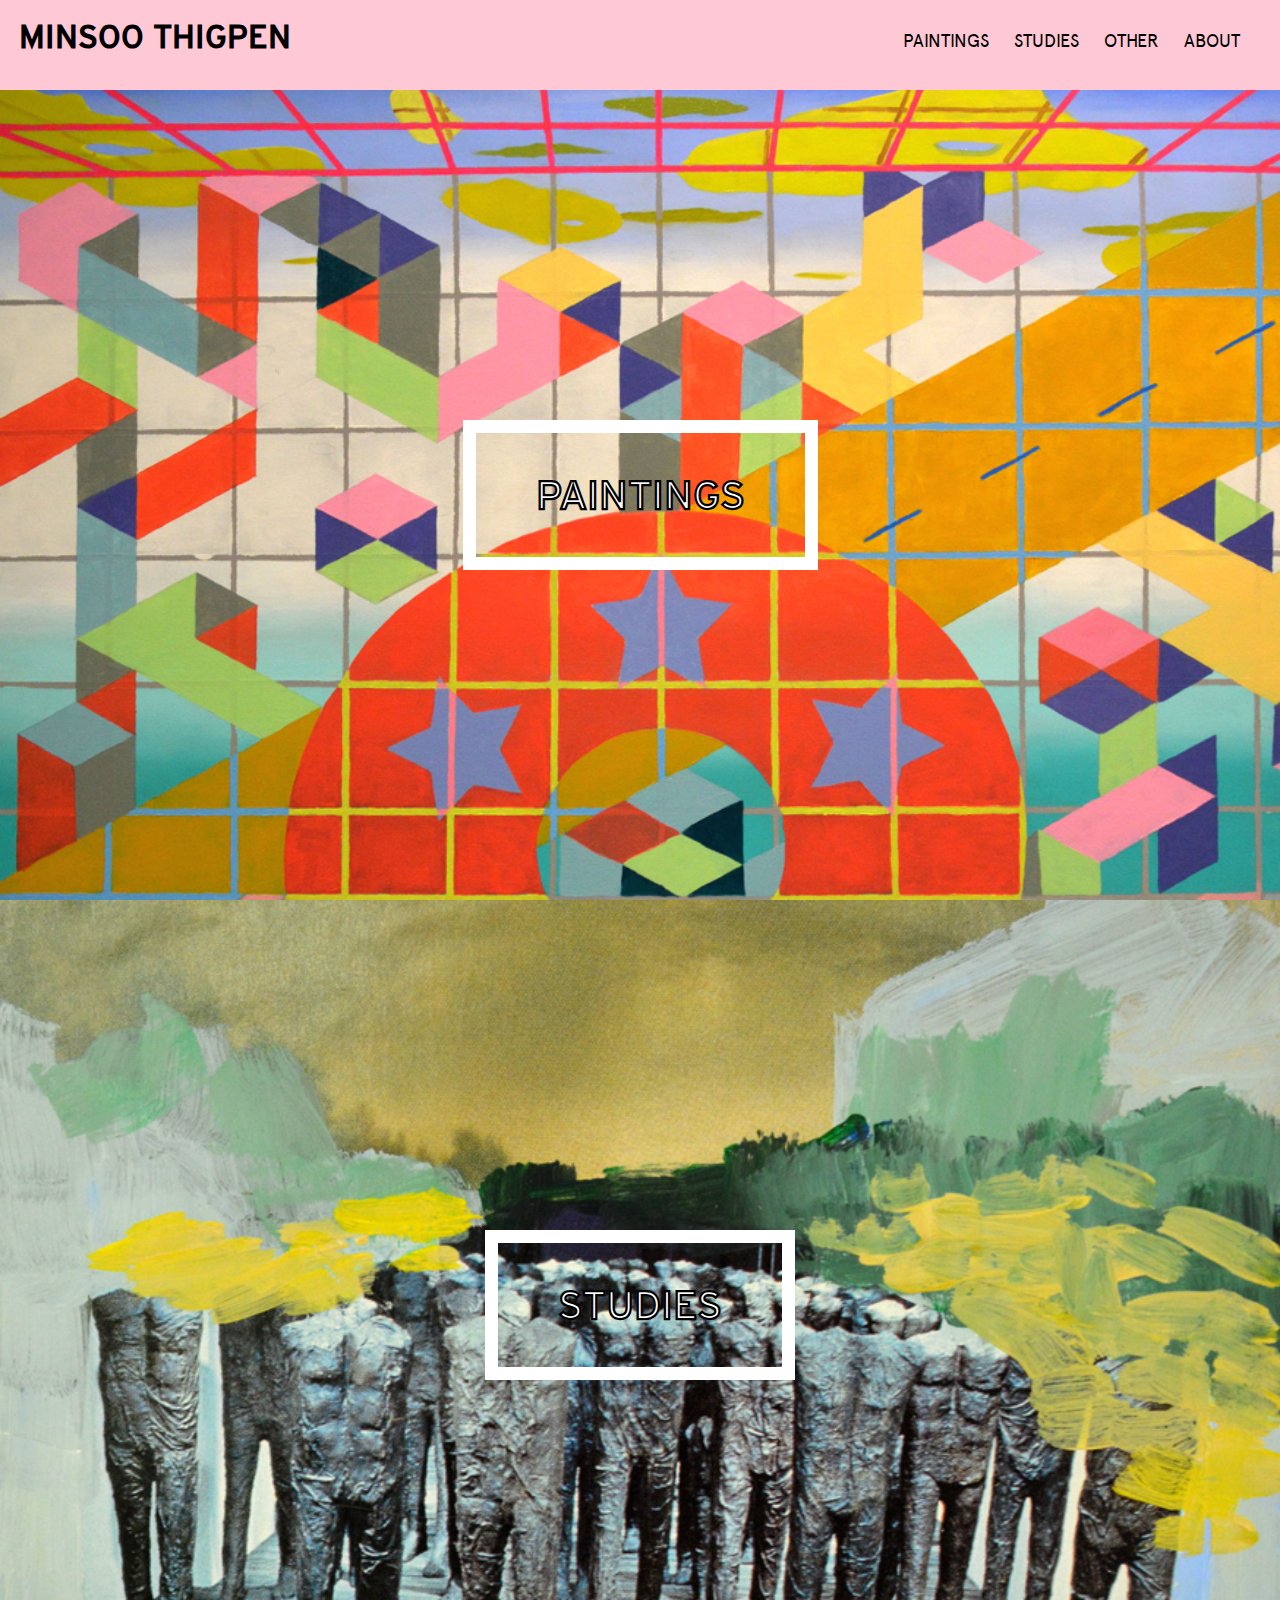
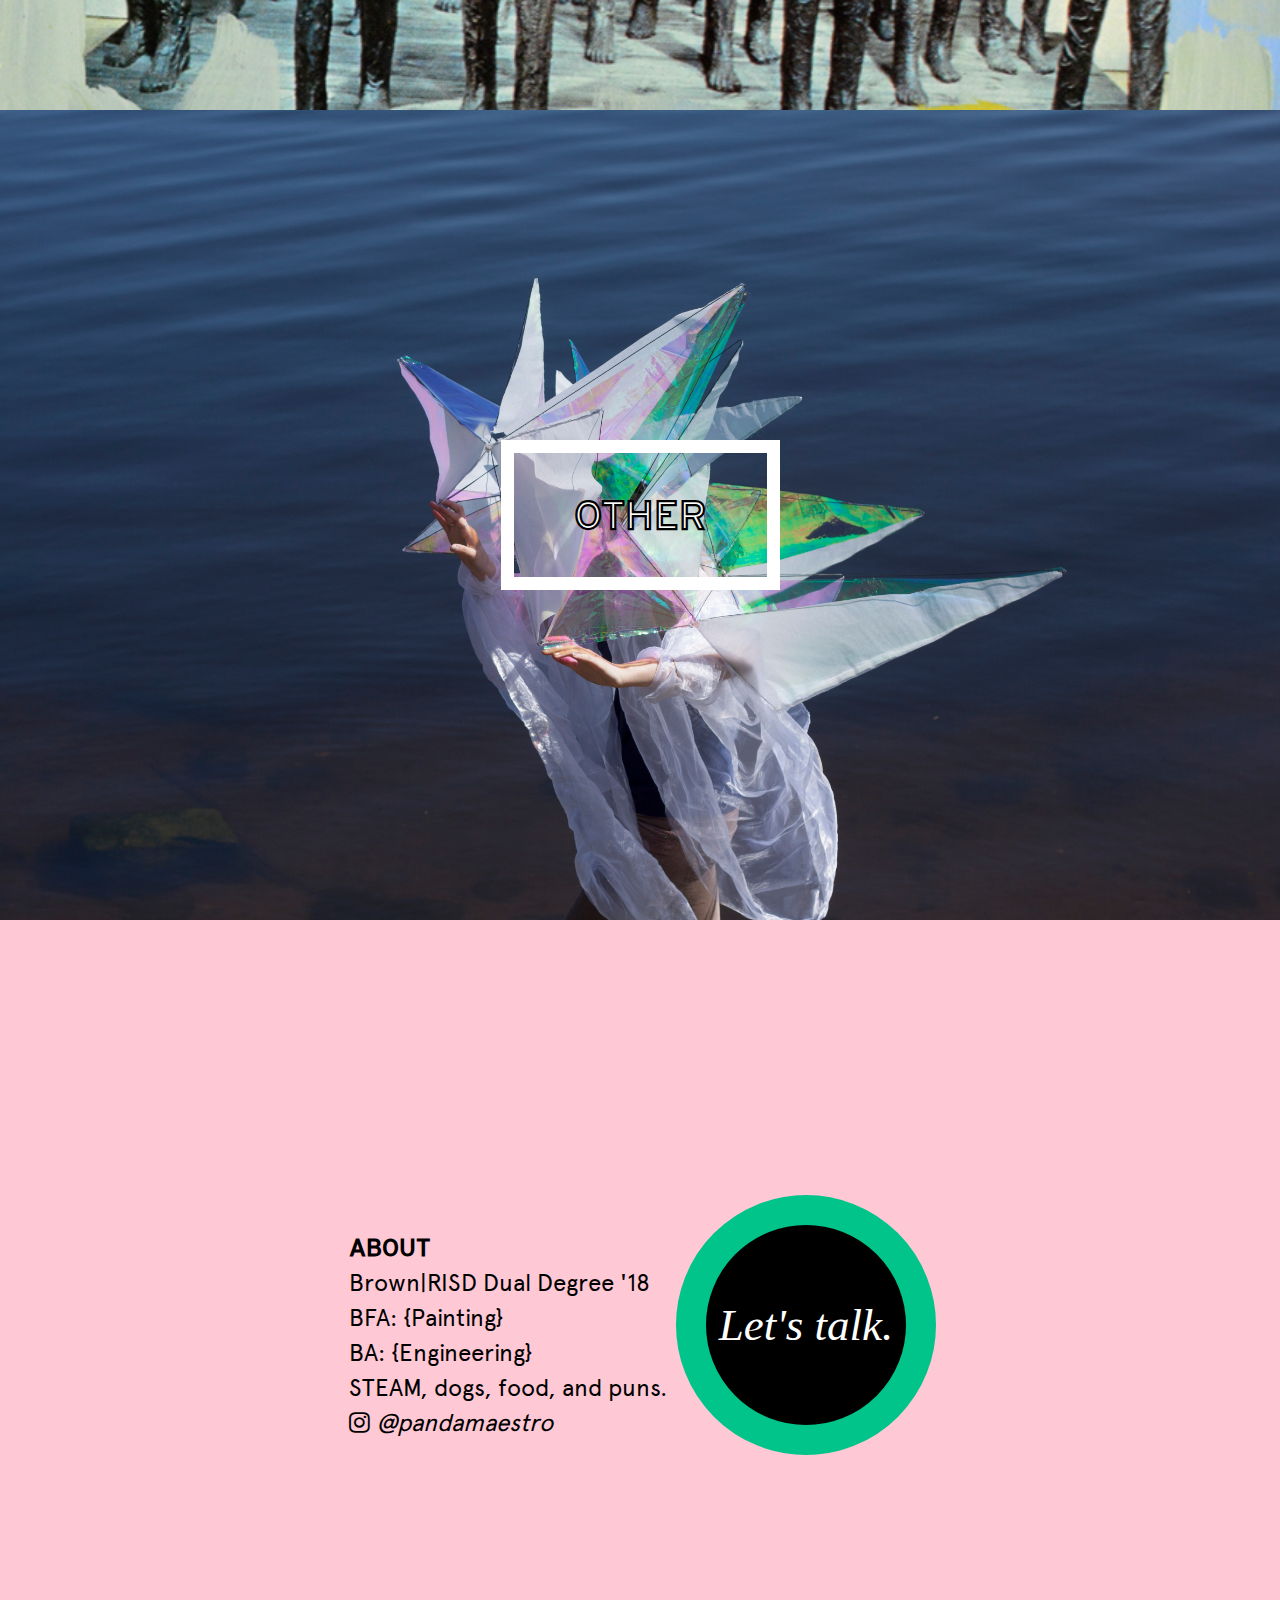
<file: index.html>
<!DOCTYPE>
<html>

	<head>
		<link type="text/css" rel="stylesheet" href="style.css"/>
		<link rel="stylesheet" href="https://maxcdn.bootstrapcdn.com/font-awesome/4.4.0/css/font-awesome.min.css">
		<title>Minsoo Thigpen</title>
		<script>
		  (function(i,s,o,g,r,a,m){i['GoogleAnalyticsObject']=r;i[r]=i[r]||function(){
		  (i[r].q=i[r].q||[]).push(arguments)},i[r].l=1*new Date();a=s.createElement(o),
		  m=s.getElementsByTagName(o)[0];a.async=1;a.src=g;m.parentNode.insertBefore(a,m)
		  })(window,document,'script','//www.google-analytics.com/analytics.js','ga');

		  ga('create', 'UA-66626599-1', 'auto');
		  ga('send', 'pageview');

		</script>
	</head>

	<body>
		<div class="nav">
			<div class="header-left">
				<a href="index.html">MINSOO THIGPEN</a>
			</div>

			<div class="header-right">
				<a href="paintings.html"><span class="headerlink">
					PAINTINGS
				</span></a>
				<a href="studies.html"><span class="headerlink">
					STUDIES
				</span></a>
				<a href="other.html"><span class="headerlink">
					OTHER
				</span></a>
				<a href="index.html#about"><span class="headerlink">
					ABOUT 
				</span></a>
			</div>
		</div>

		<div id="paintings" class="section paintings">
			<a href="paintings.html"><div class="title">PAINTINGS</div></a>
		</div>
		<div id="studies" class="section studies">
			<a href="studies.html"><div class="title">STUDIES</div></a>
		</div>
		<div id="other" class="section other">
			<a href="other.html"><div class="title">OTHER</div></a>
		</div>
		<div id = "about" class="about">
			<div class="innerabout">
				<div class="description"> 
					<b>ABOUT</b><br>
					Brown|RISD Dual Degree &#39;18 <br>
					BFA: {Painting} <br>
					BA: {Engineering} <br>
					STEAM, dogs, food, and puns. <br>
					<a href="https://instagram.com/pandamaestro/"><i class="fa fa-instagram"></i><i> @pandamaestro</i></a>
				</div>
				<a href="mailto:minsoo.thigpen@gmail.com?subject=Let's work together!"><div class="circle">Let's talk.</div></a>
			</div>
		</div>
	</body>
</html>
</file>
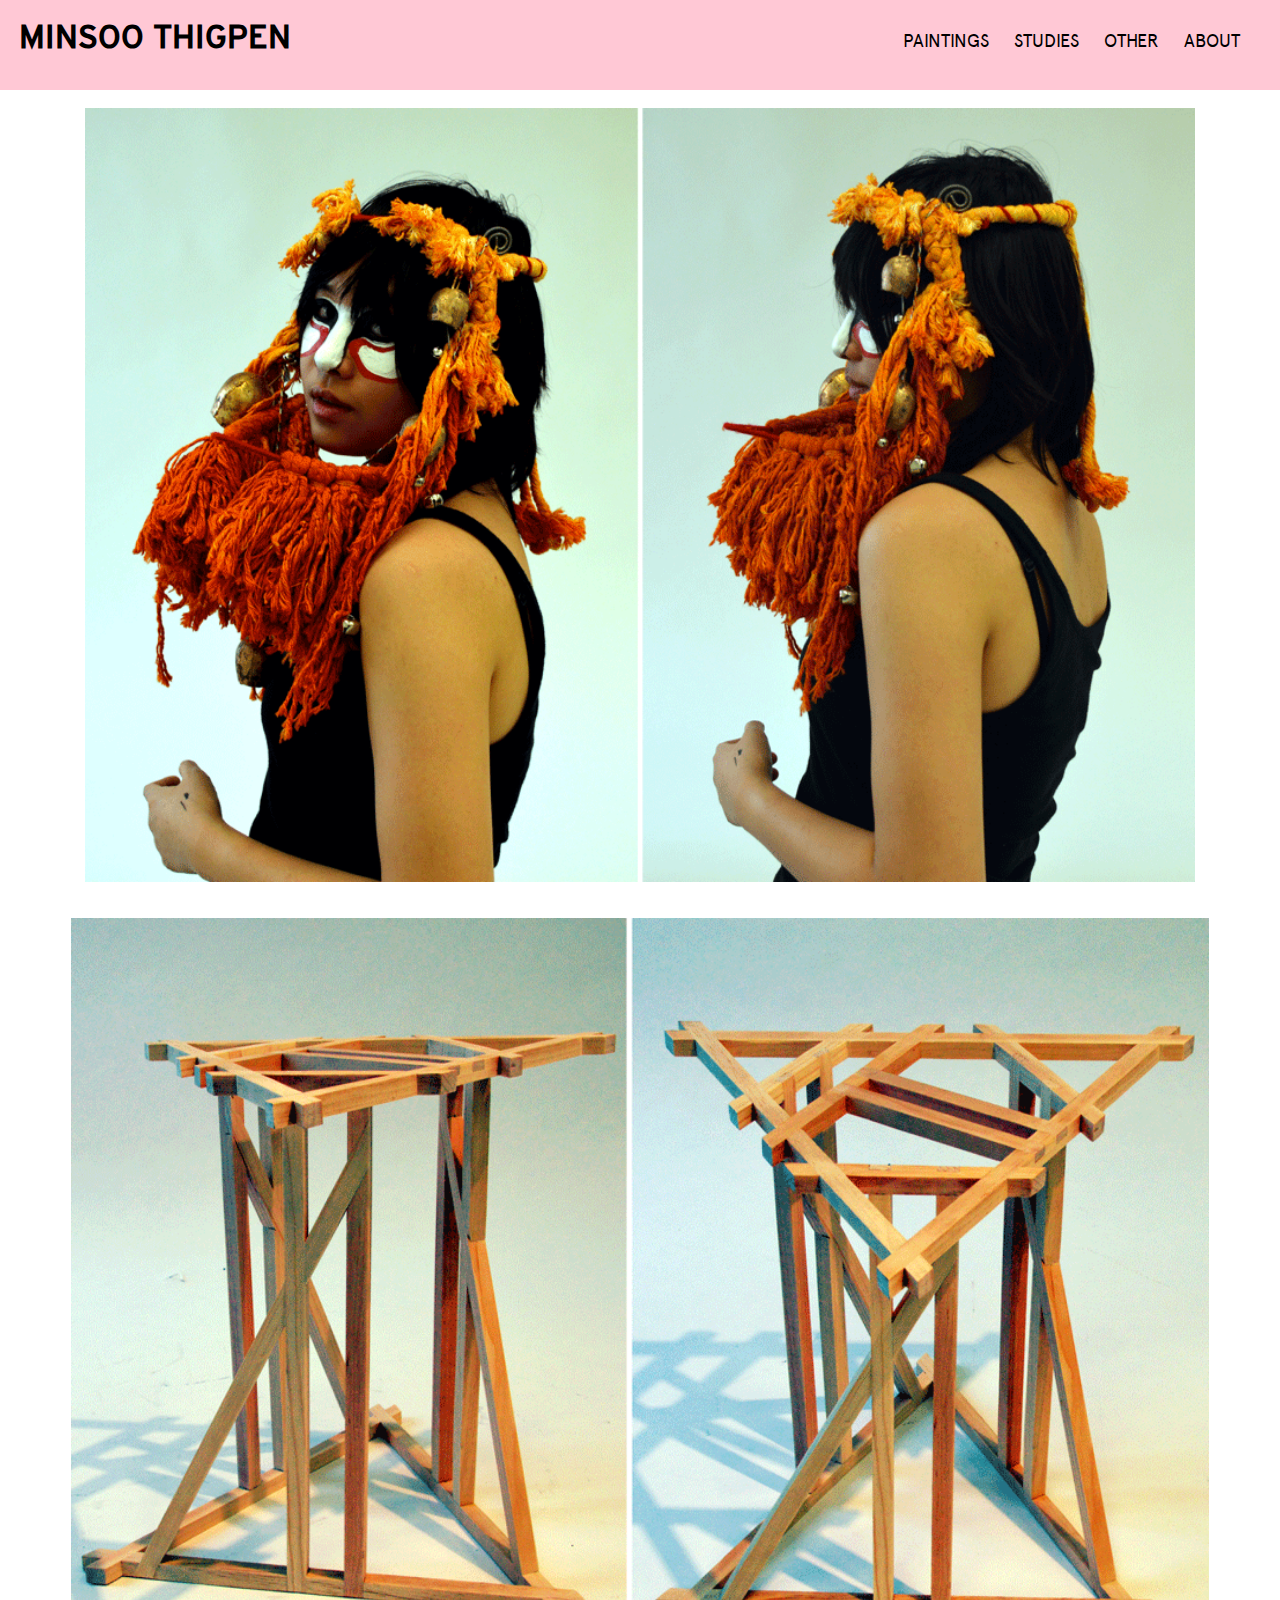
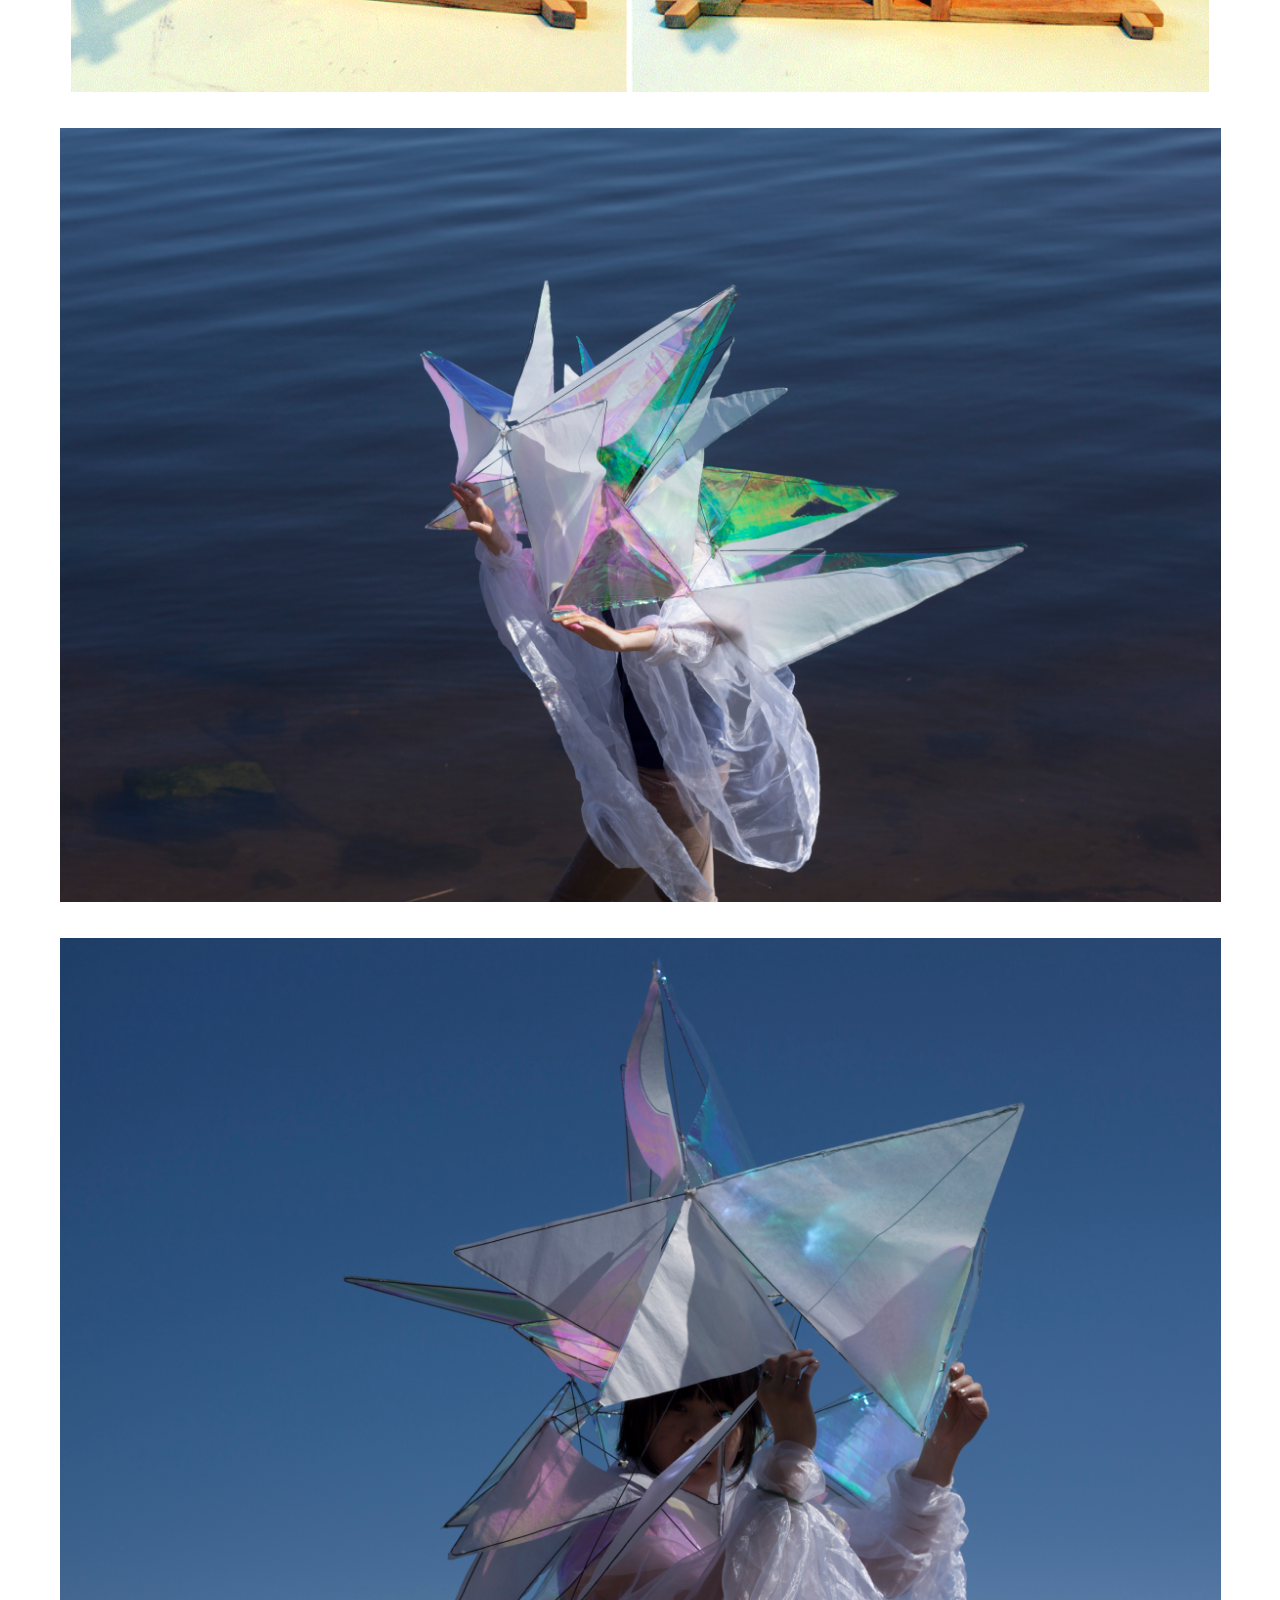
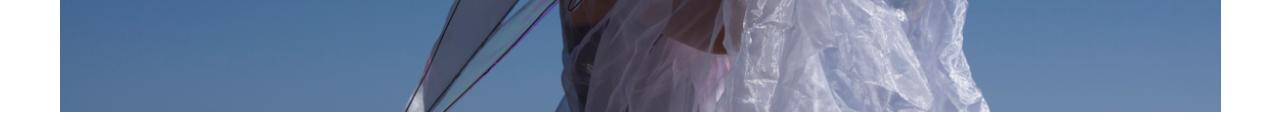
<file: other.html>
<!DOCTYPE>
<html>
	<head>
		<link type="text/css" rel="stylesheet" href="style.css"/>
		<title>Minsoo Thigpen</title>
		<script>
		  (function(i,s,o,g,r,a,m){i['GoogleAnalyticsObject']=r;i[r]=i[r]||function(){
		  (i[r].q=i[r].q||[]).push(arguments)},i[r].l=1*new Date();a=s.createElement(o),
		  m=s.getElementsByTagName(o)[0];a.async=1;a.src=g;m.parentNode.insertBefore(a,m)
		  })(window,document,'script','//www.google-analytics.com/analytics.js','ga');

		  ga('create', 'UA-66626599-1', 'auto');
		  ga('send', 'pageview');

		</script>
	</head>
	<body>
		<div class="nav">
			<div class="header-left">
				<a href="index.html">MINSOO THIGPEN</a>
			</div>
			<div class="header-right">
				<a href="paintings.html"><span class="headerlink">
					PAINTINGS
				</span></a>
				<a href="studies.html"><span class="headerlink">
					STUDIES
				</span></a>
				<a href="other.html"><span class="headerlink">
					OTHER
				</span></a>
				<a href="index.html#about"><span class="headerlink">
					ABOUT
				</span></a>
			</div>
		</div>

		<div class="image p1">
			<img class="img" src="other/Ceremonial-Compile.png">
			<div class="label"><b>CEREMONIAL</b><br><div class="labeldescr">2014 // Dyed cotton rope, bells, metal, yarn, and face paint</div></div>
		</div>
		<div class="image p2">
			<img class="img" src="other/Stool-Compile.png">
			<div class="label"><b>HELIX STOOL</b><br><div class="labeldescr">2014 // Lap-jointed Pine</div></div>
		</div>
		<div class="image p3">
			<img class="img" src="other/IMG_7905.jpg">
			<div class="label"><b>IRIDESCENCE</b><br><div class="labeldescr">2014 // Paper, plastic, wire, toulle</div></div>
		</div>
		<div class="image p4">
			<img class="img" src="other/IMG_7929.jpg">
			<div class="label"><b>IRIDESCENCE</b><br><div class="labeldescr">2014 // Paper, plastic, wire, toulle</div></div>
		</div>
		

	</body>
</html>
</file>
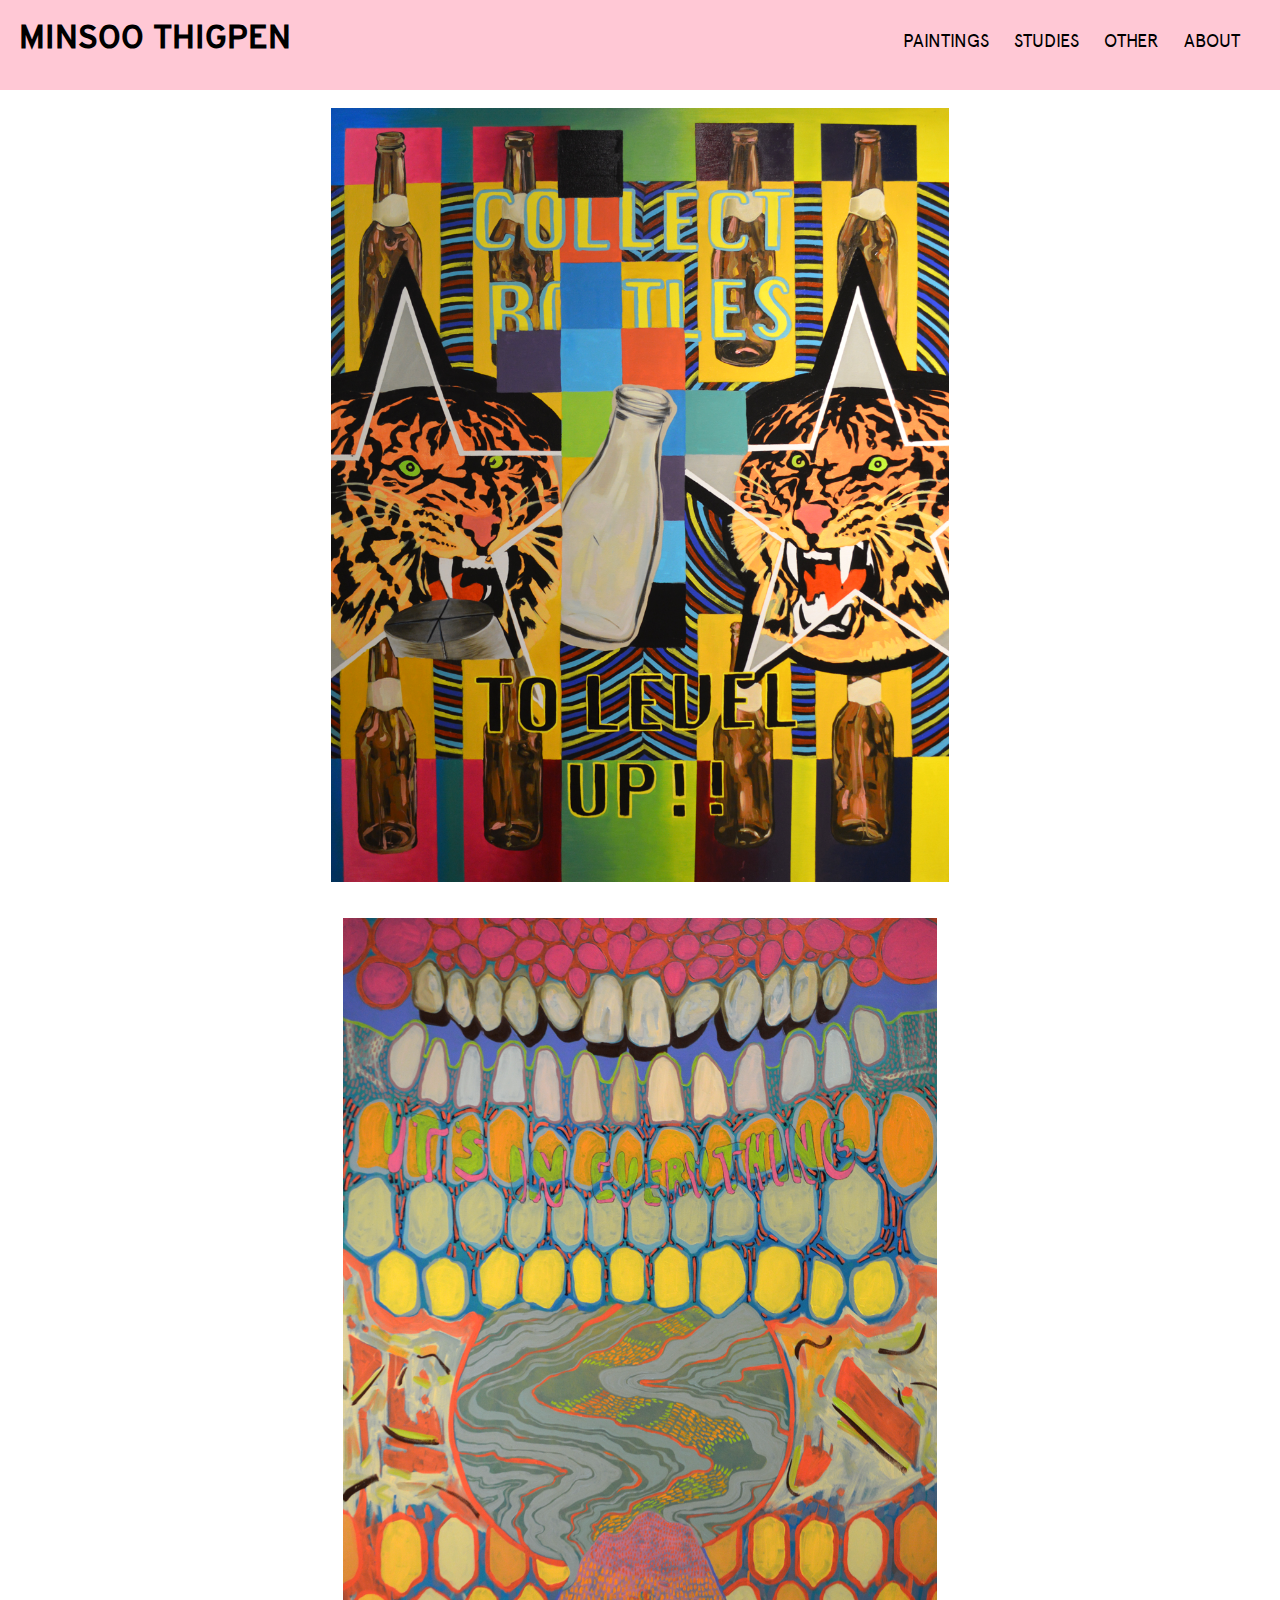
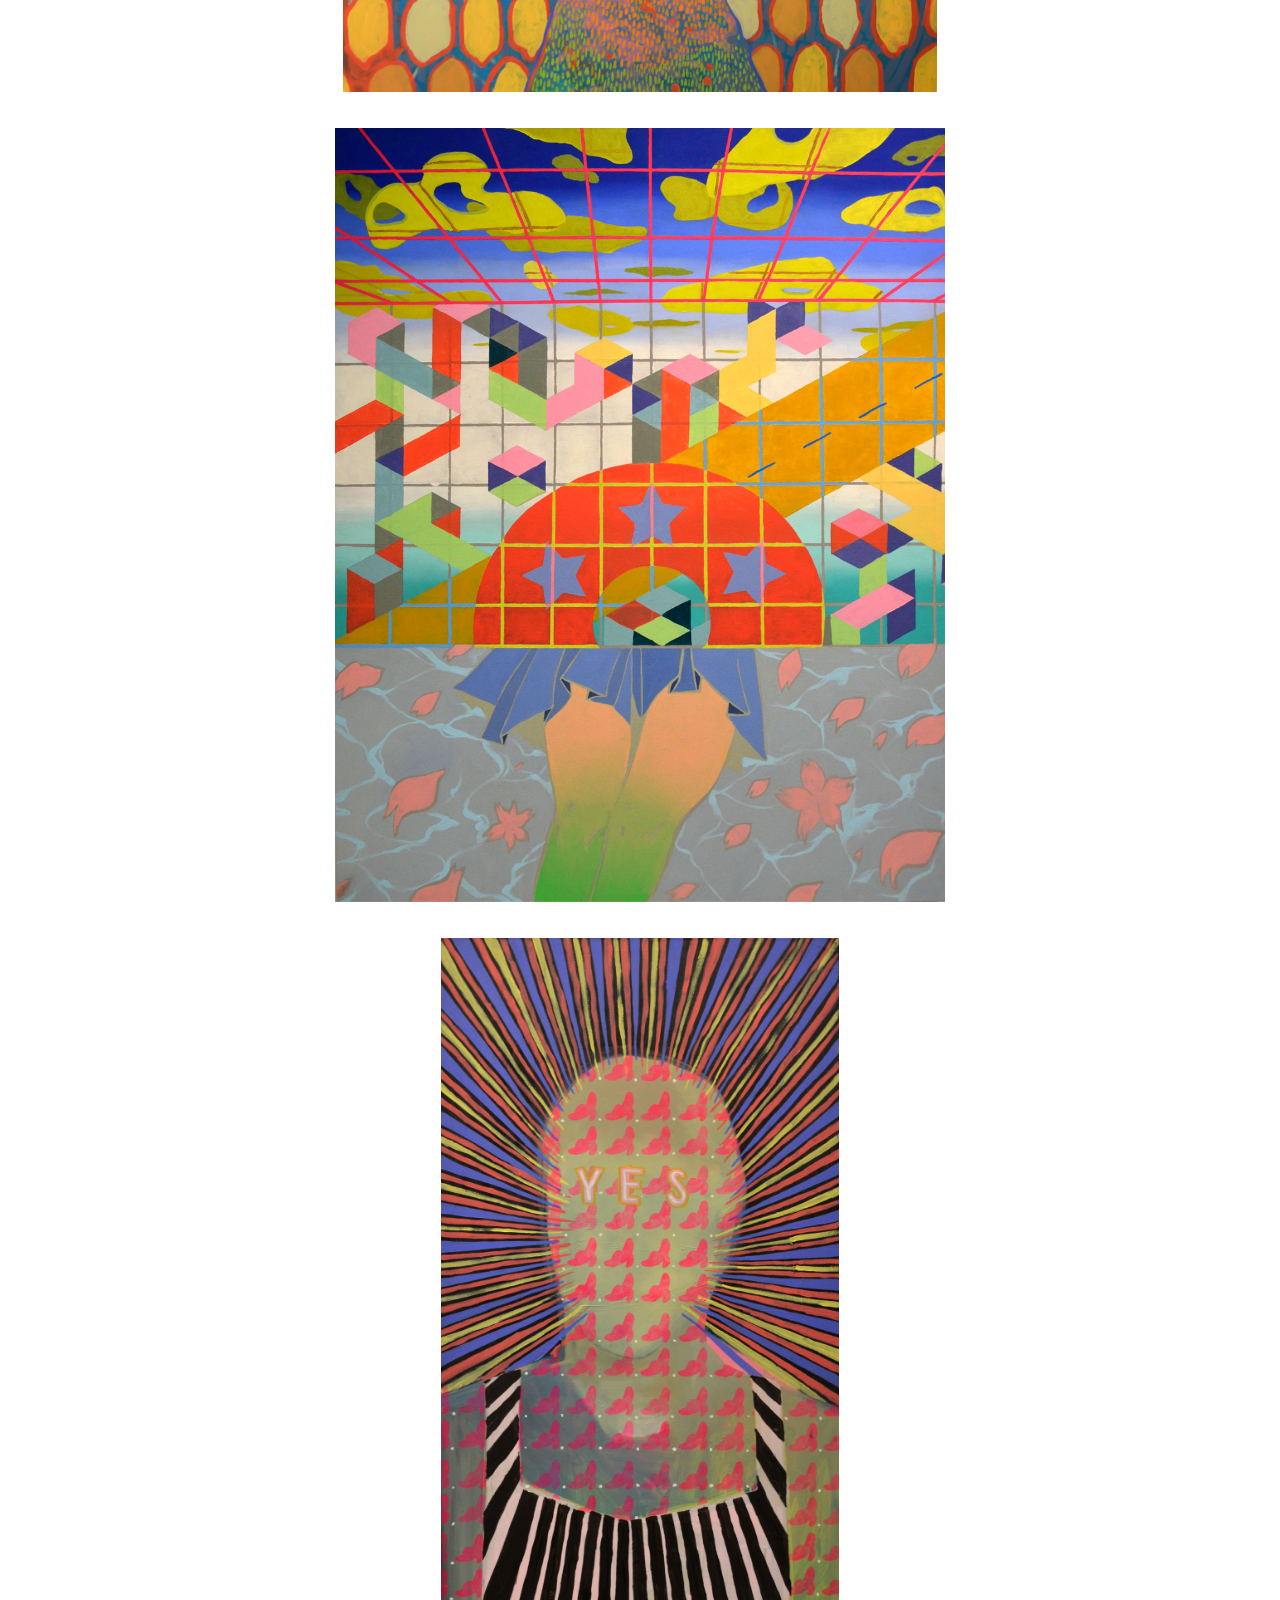
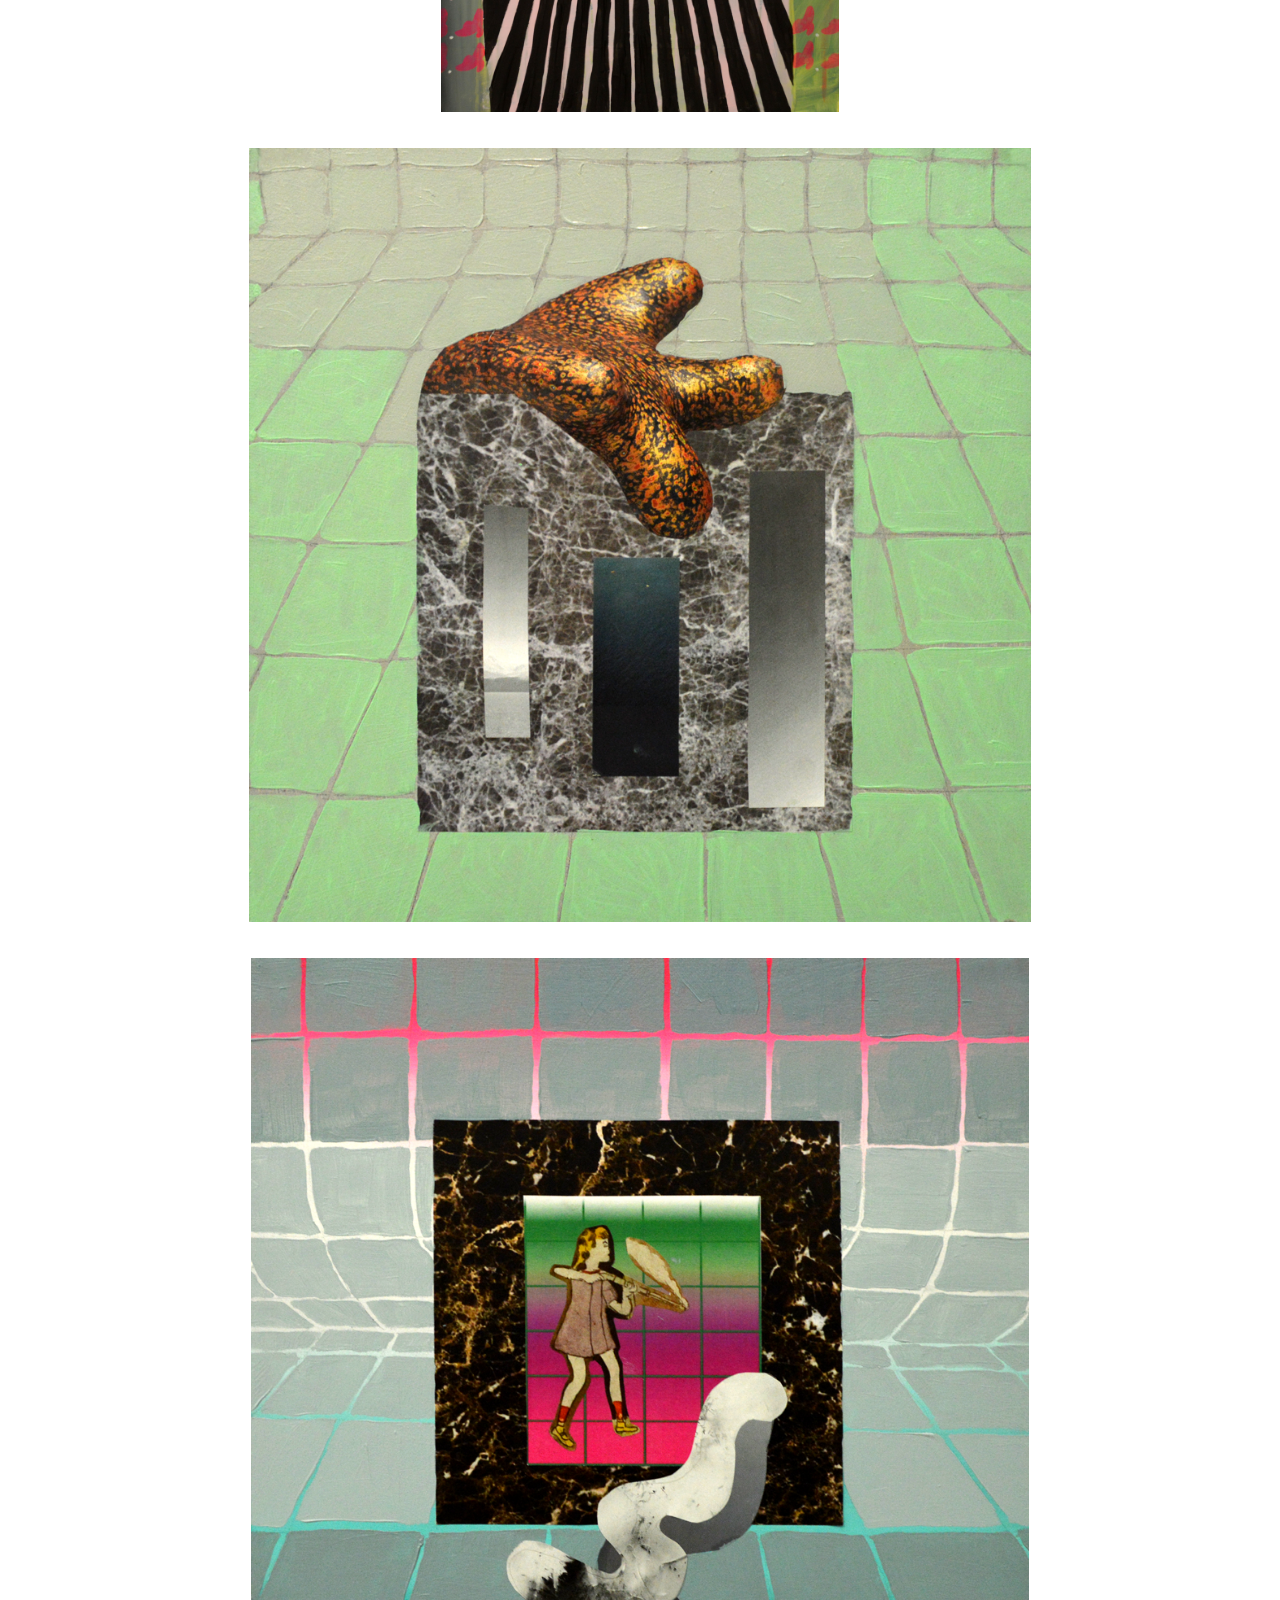
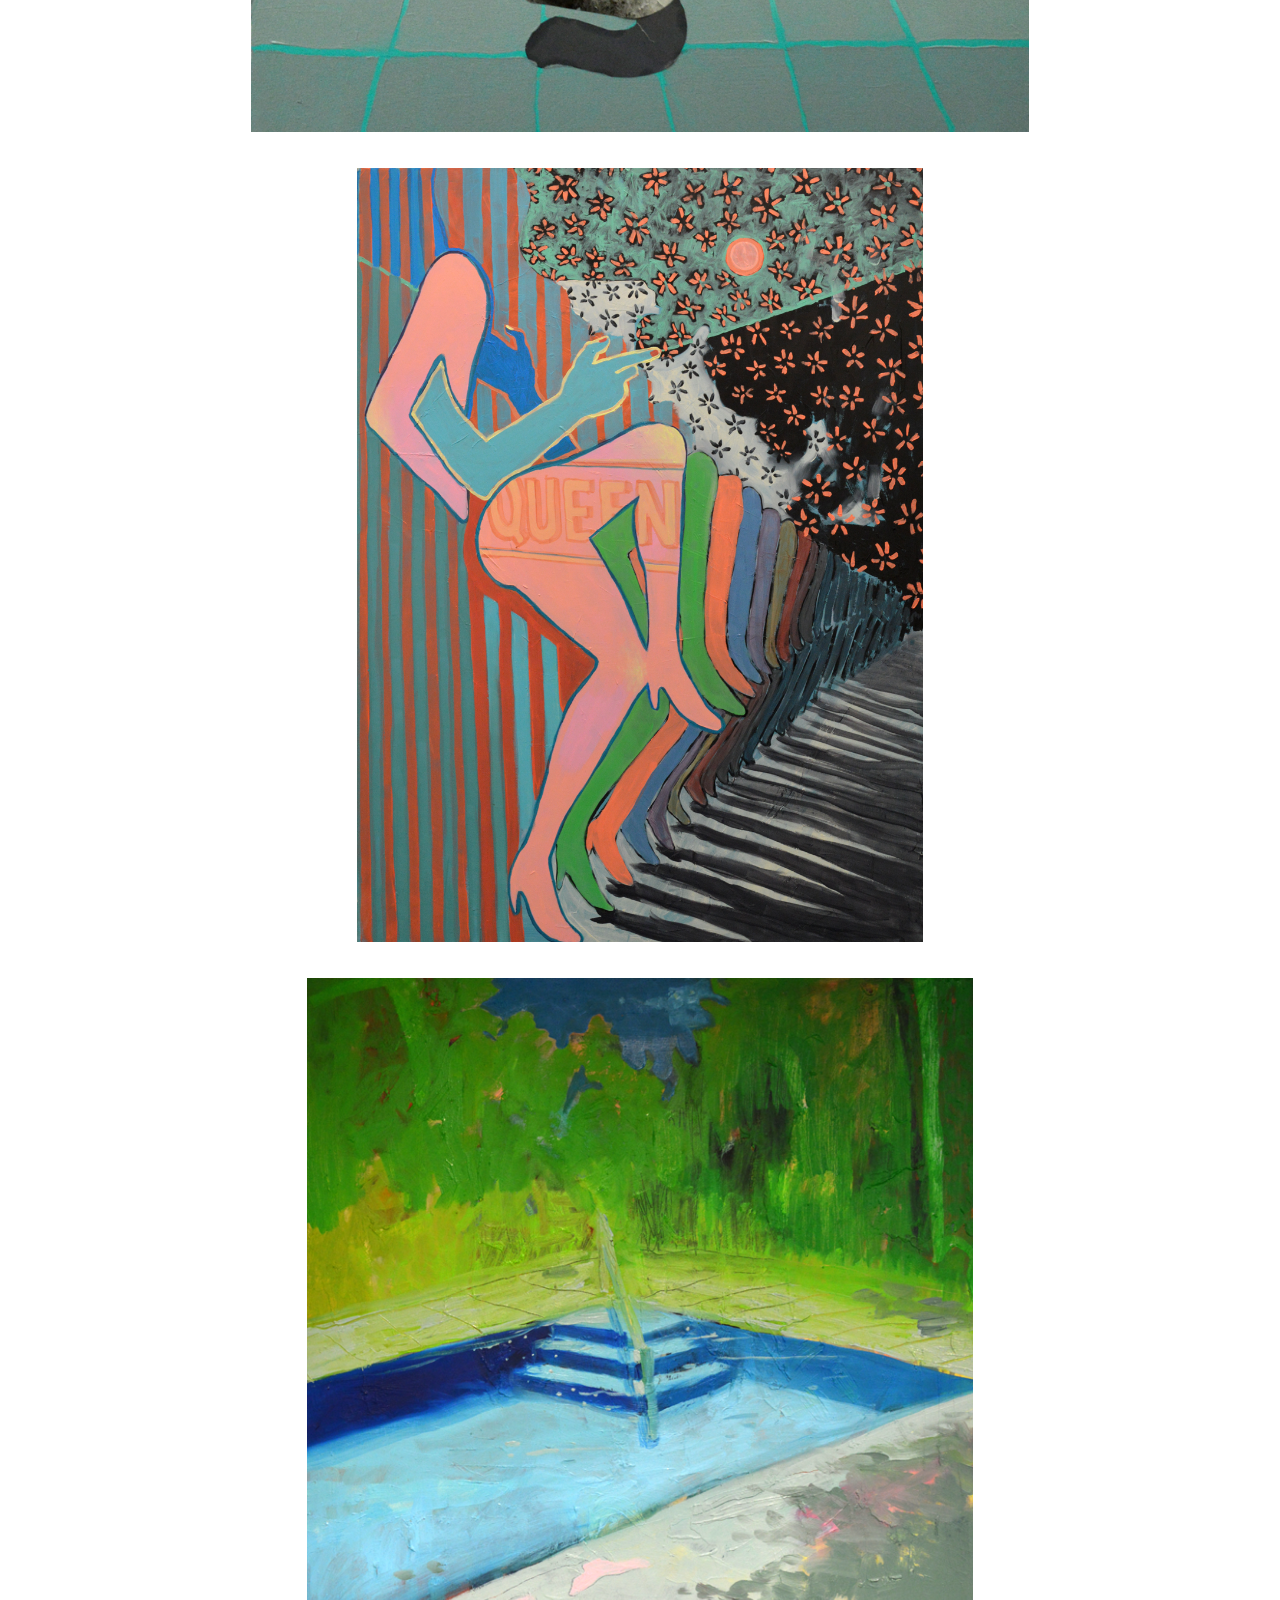
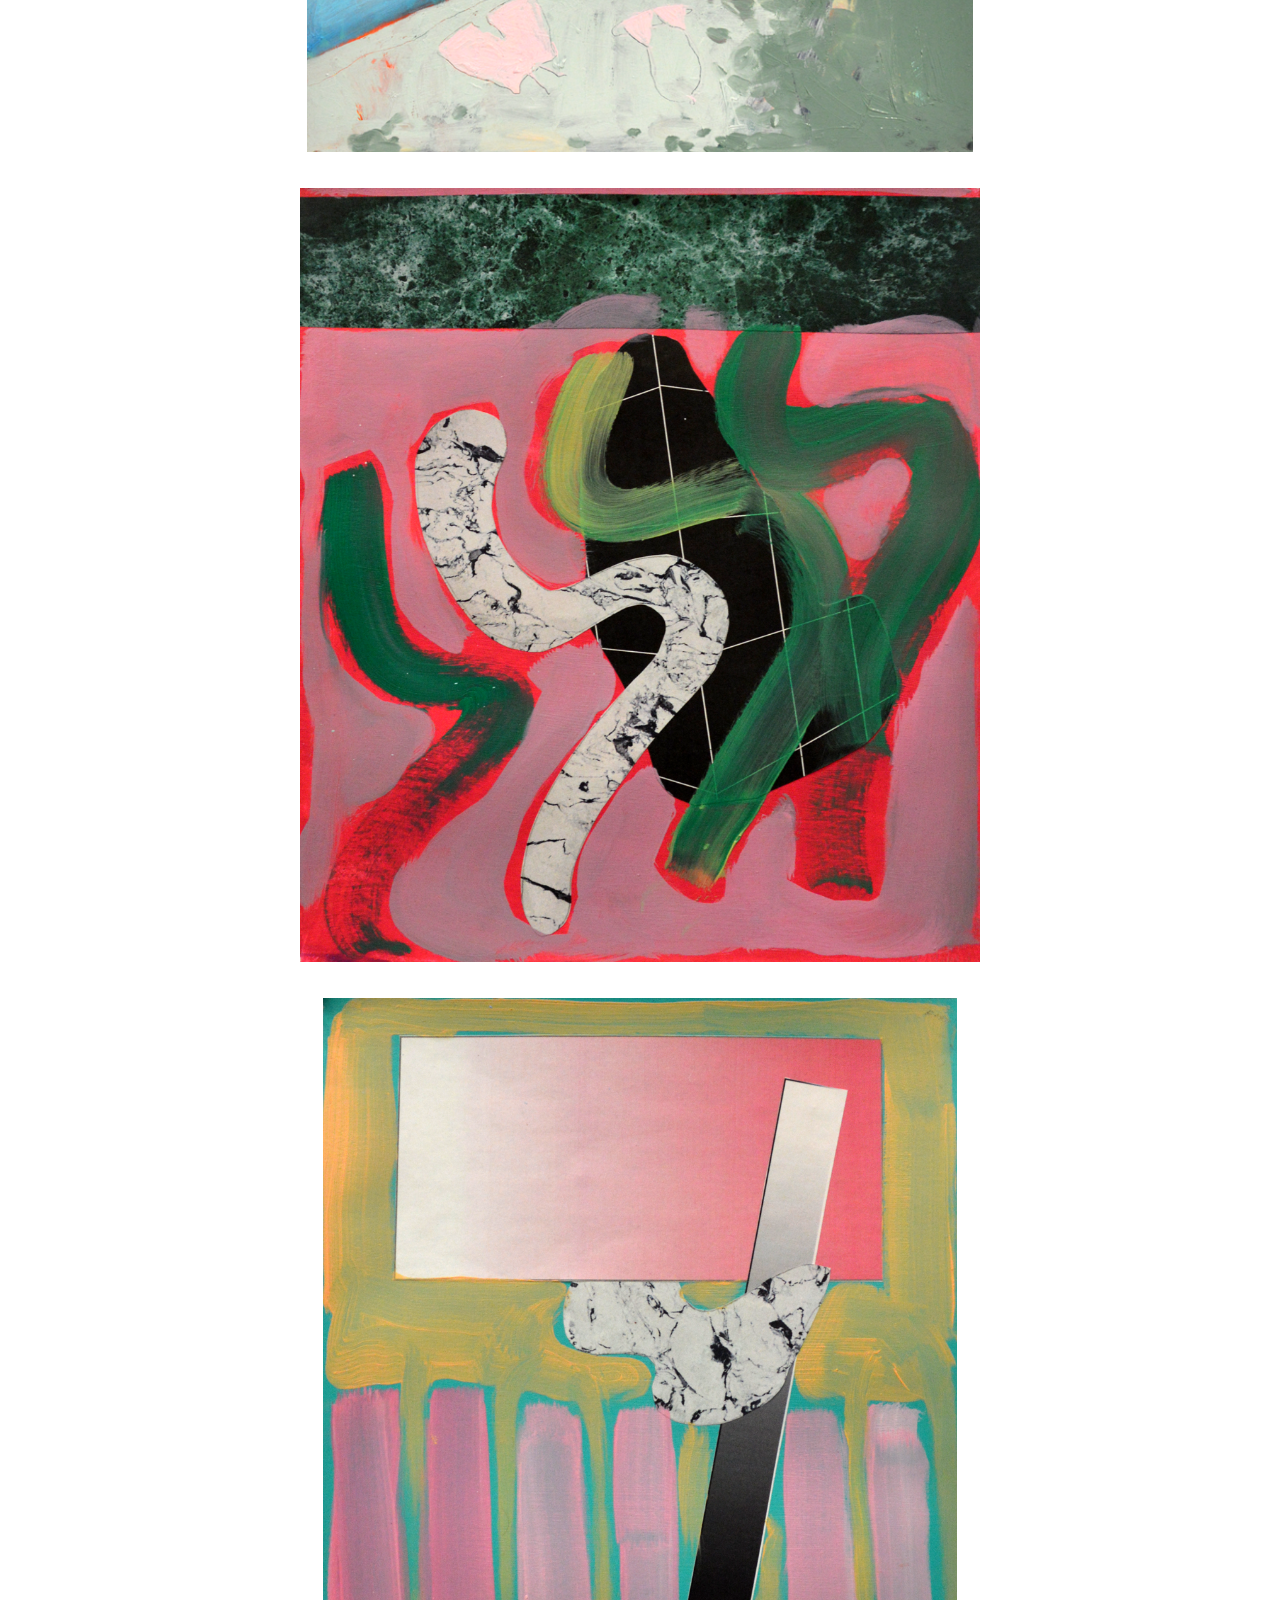
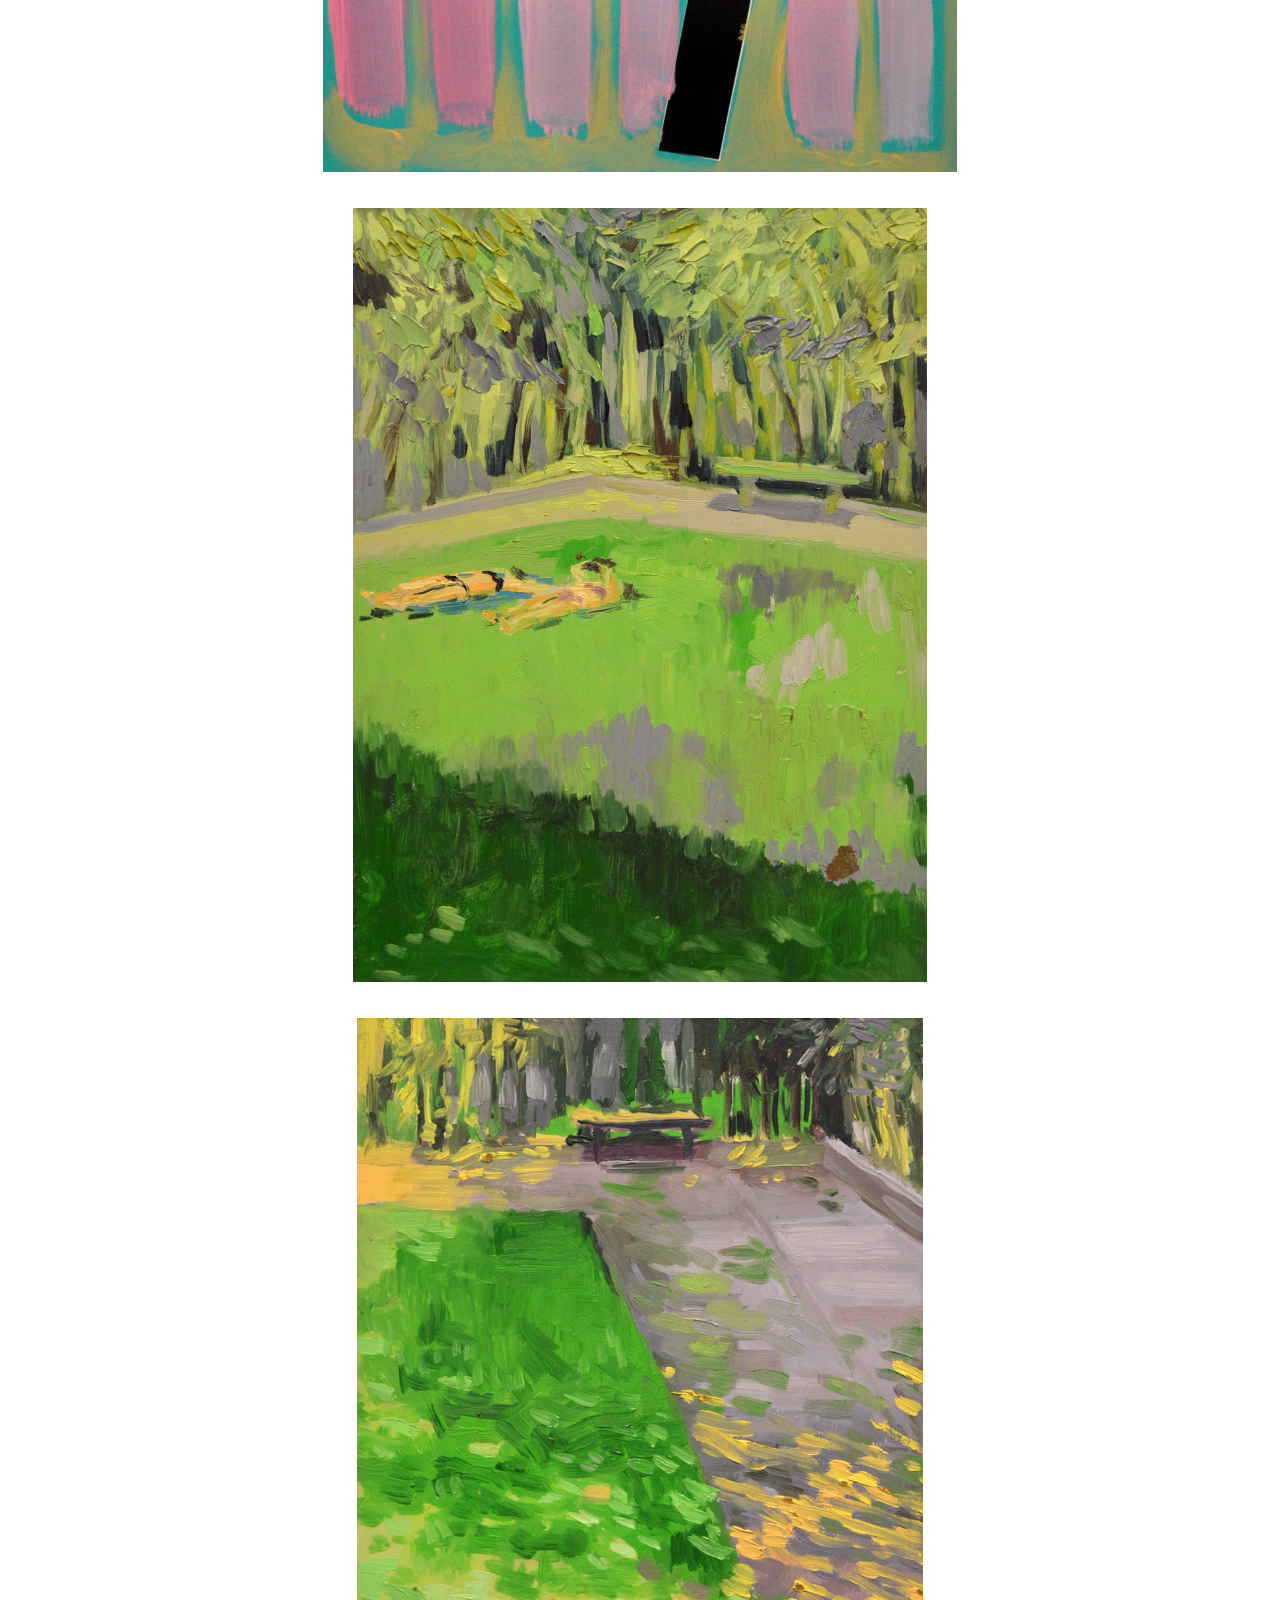
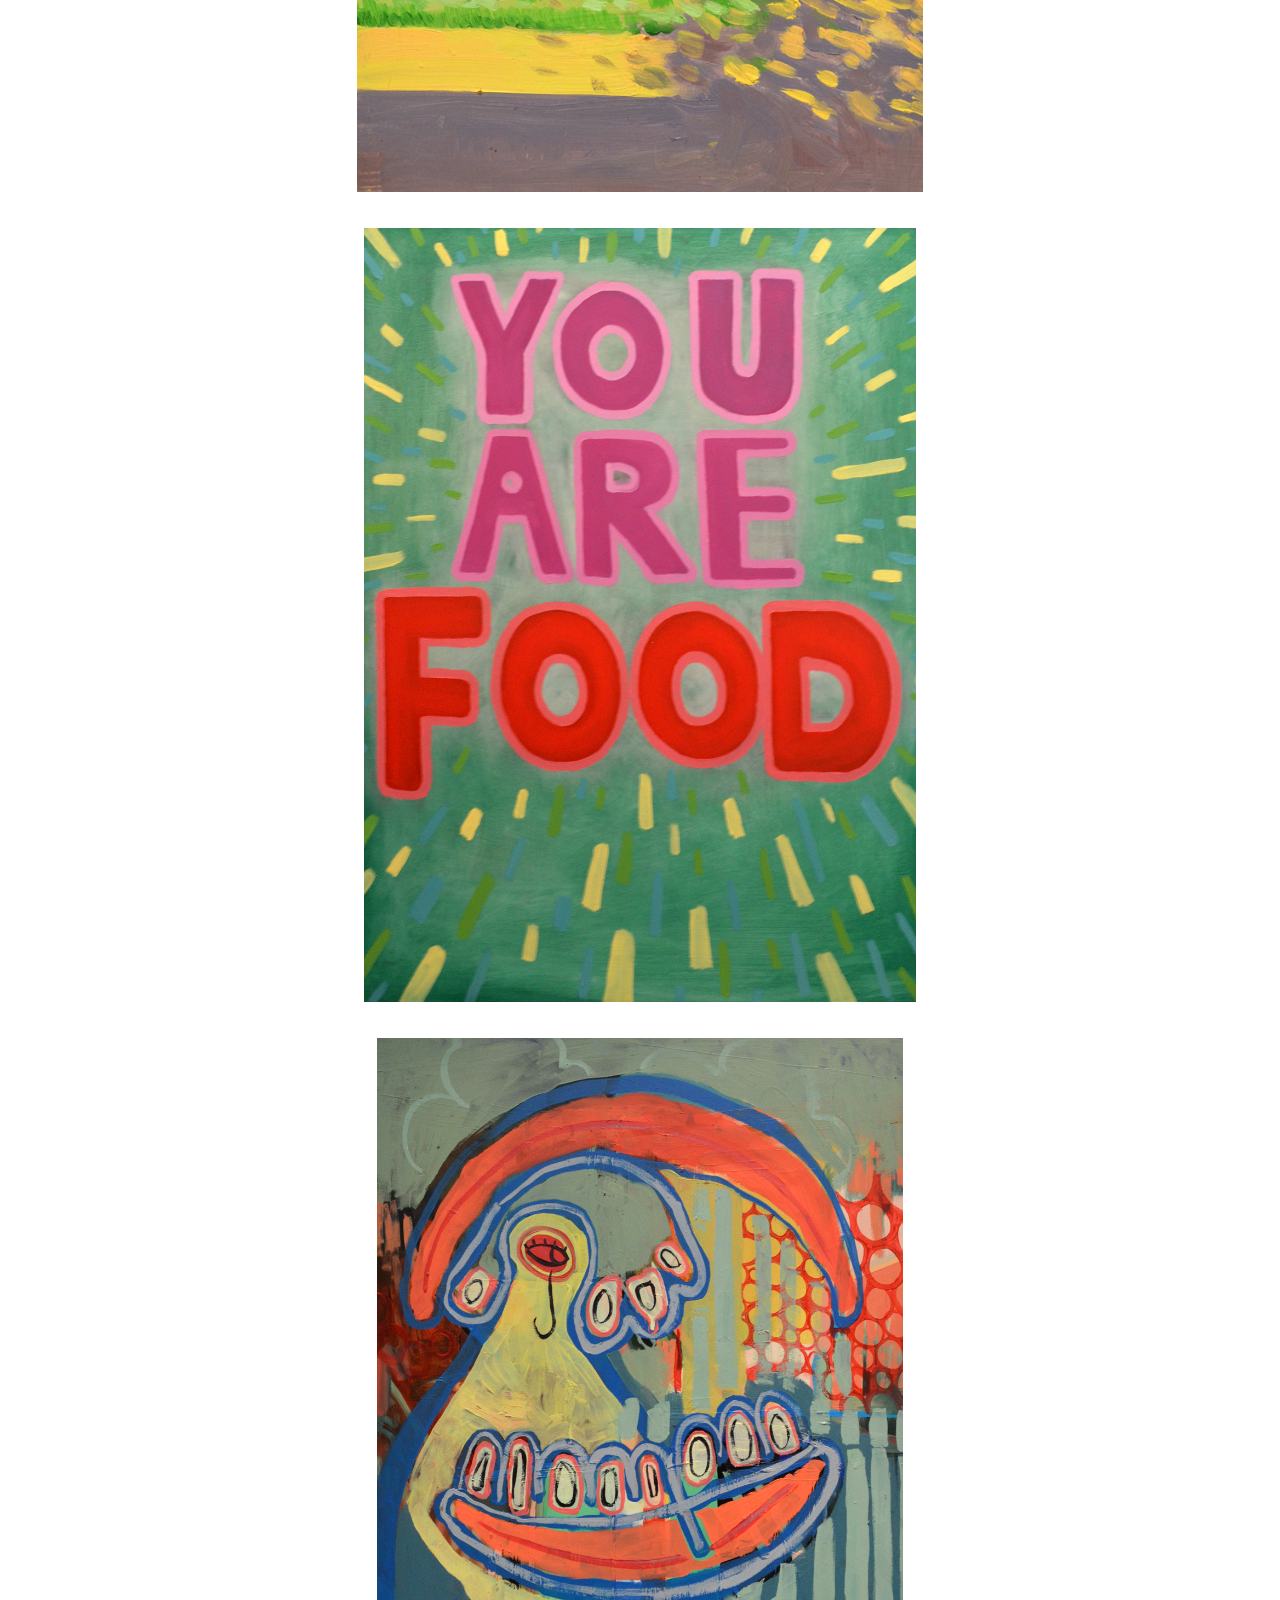
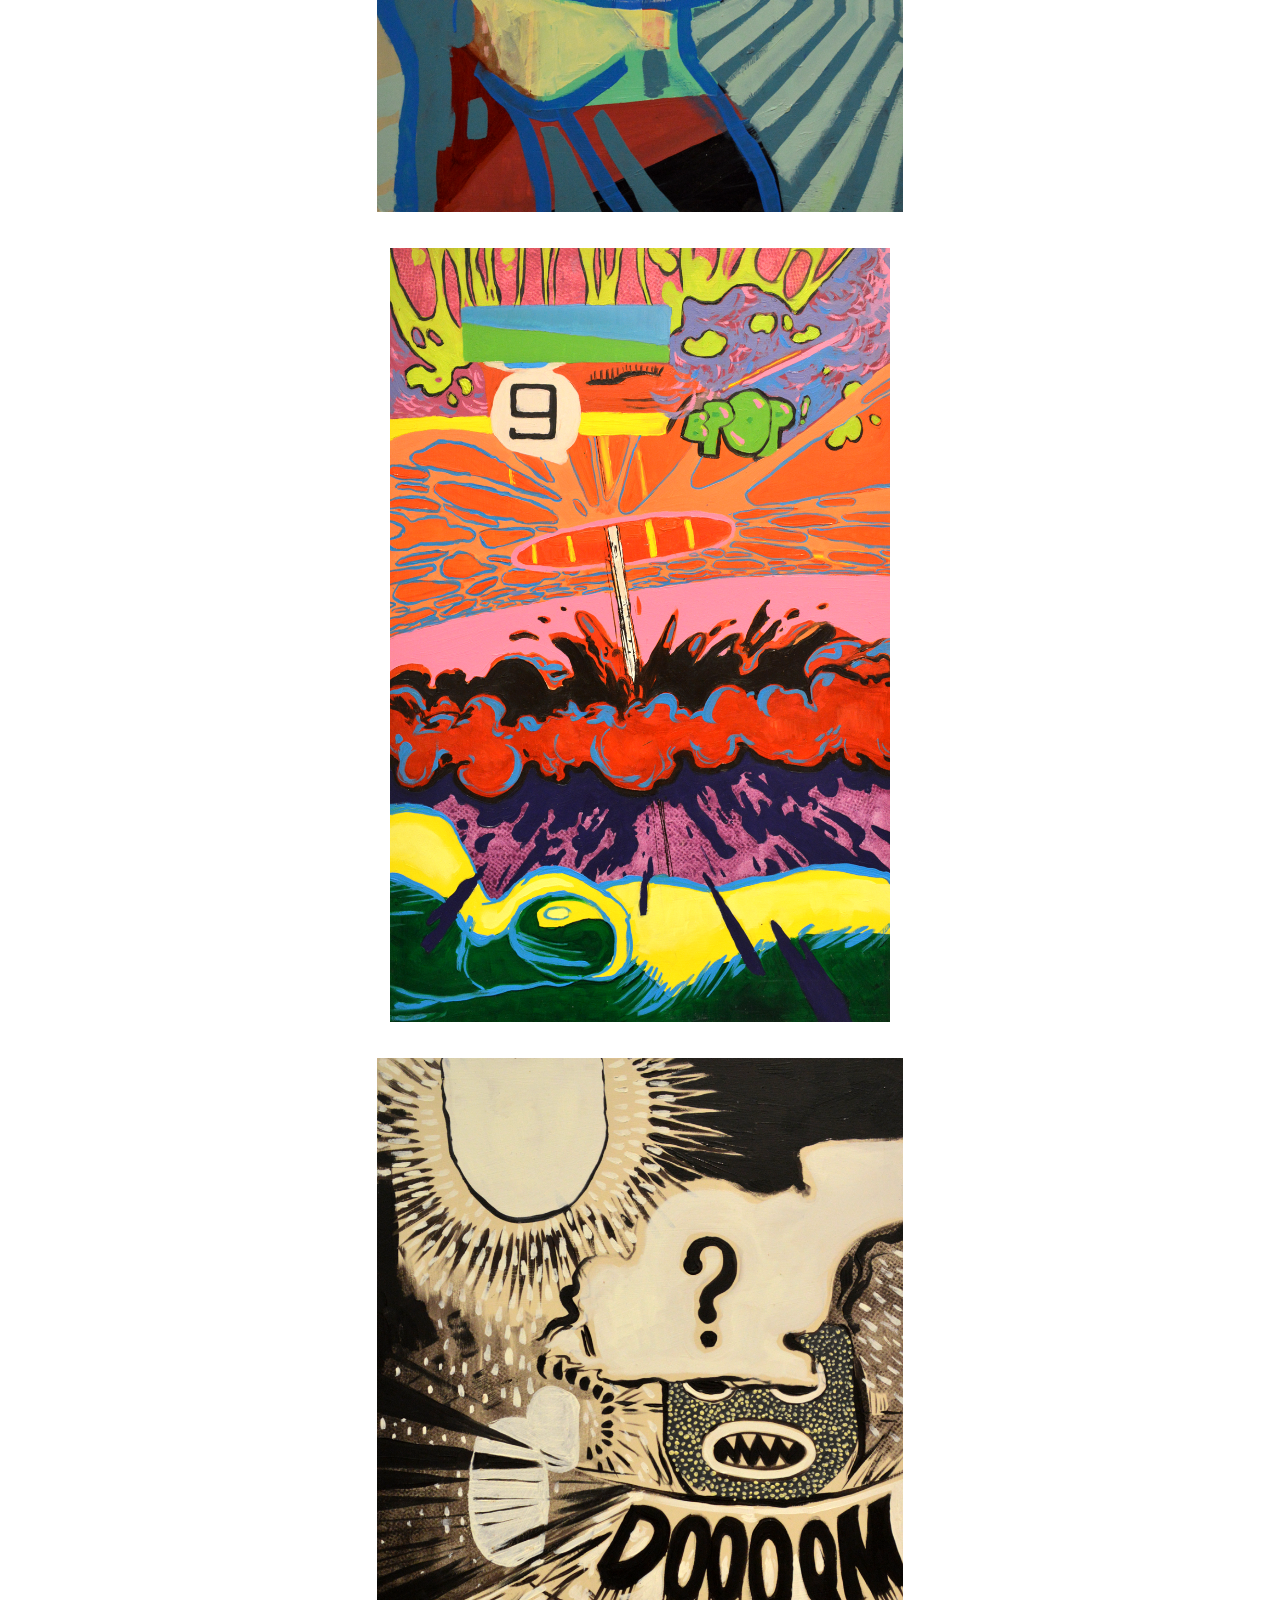
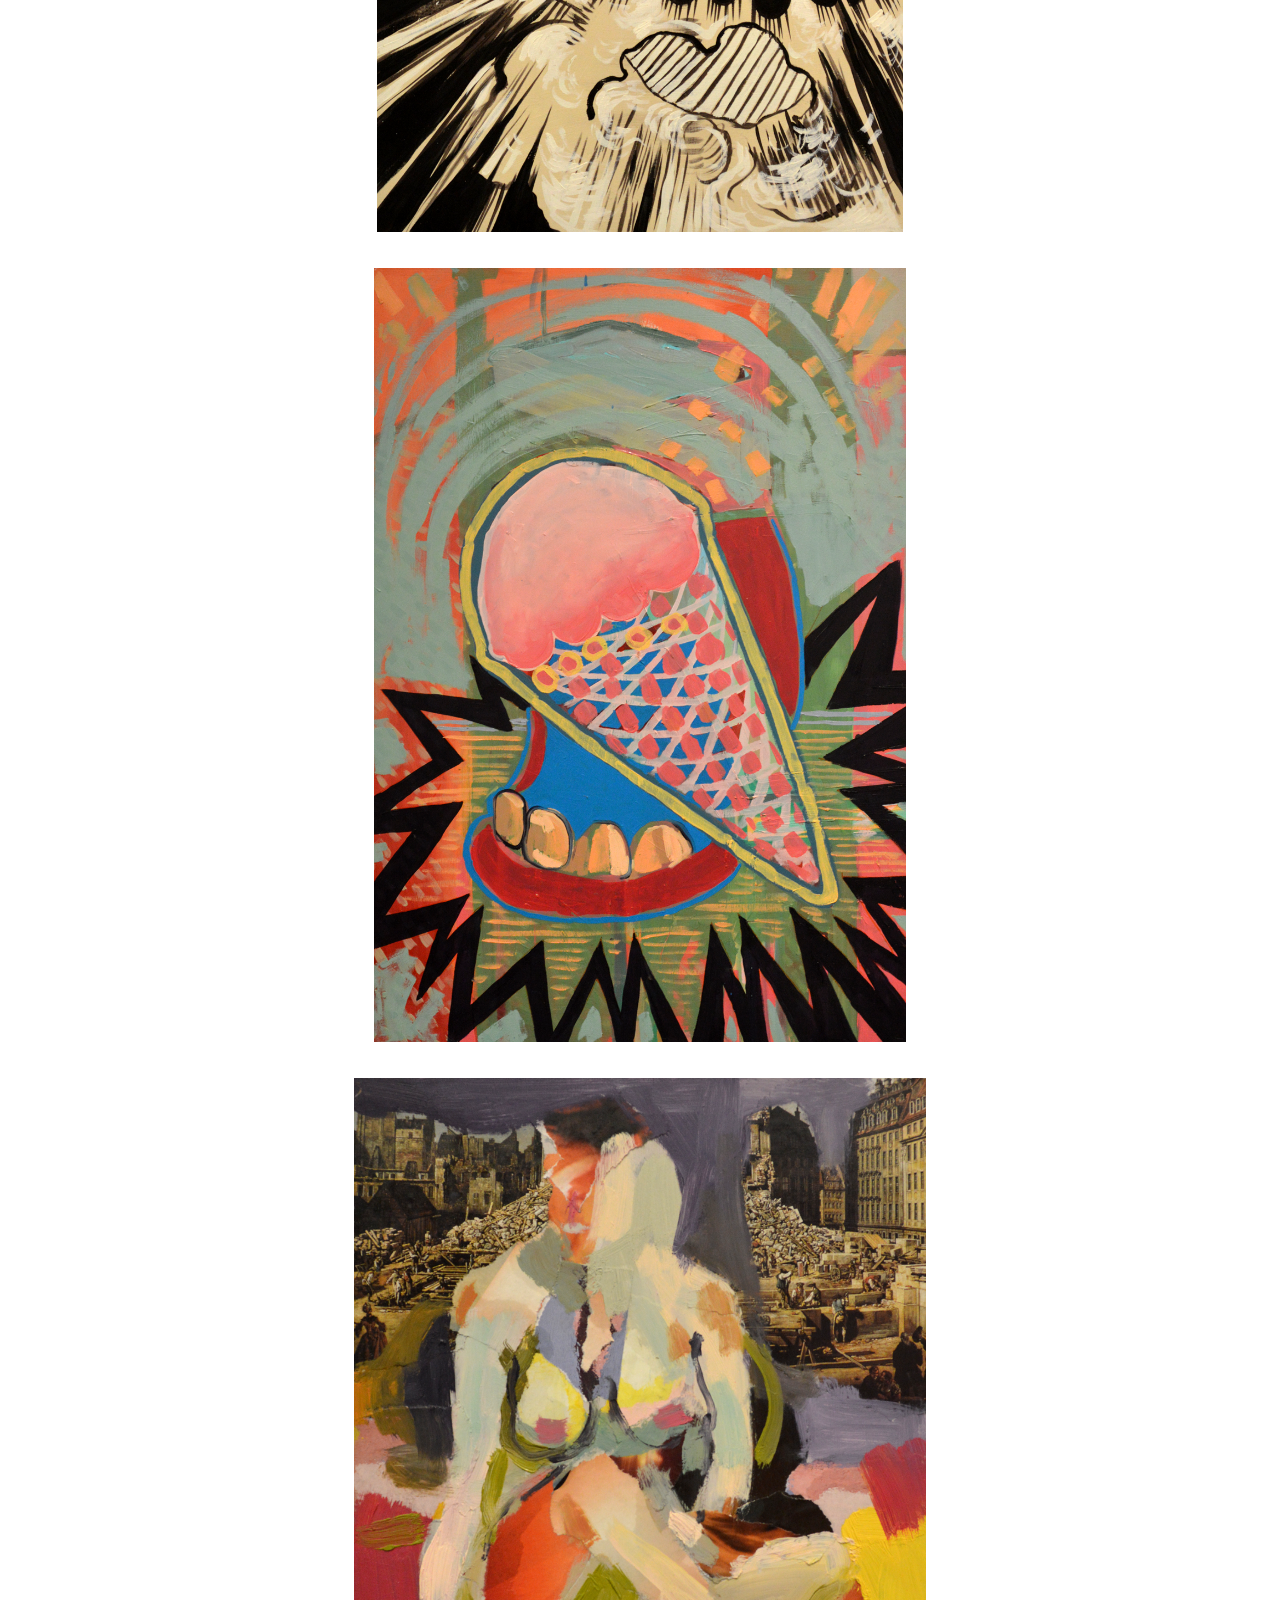
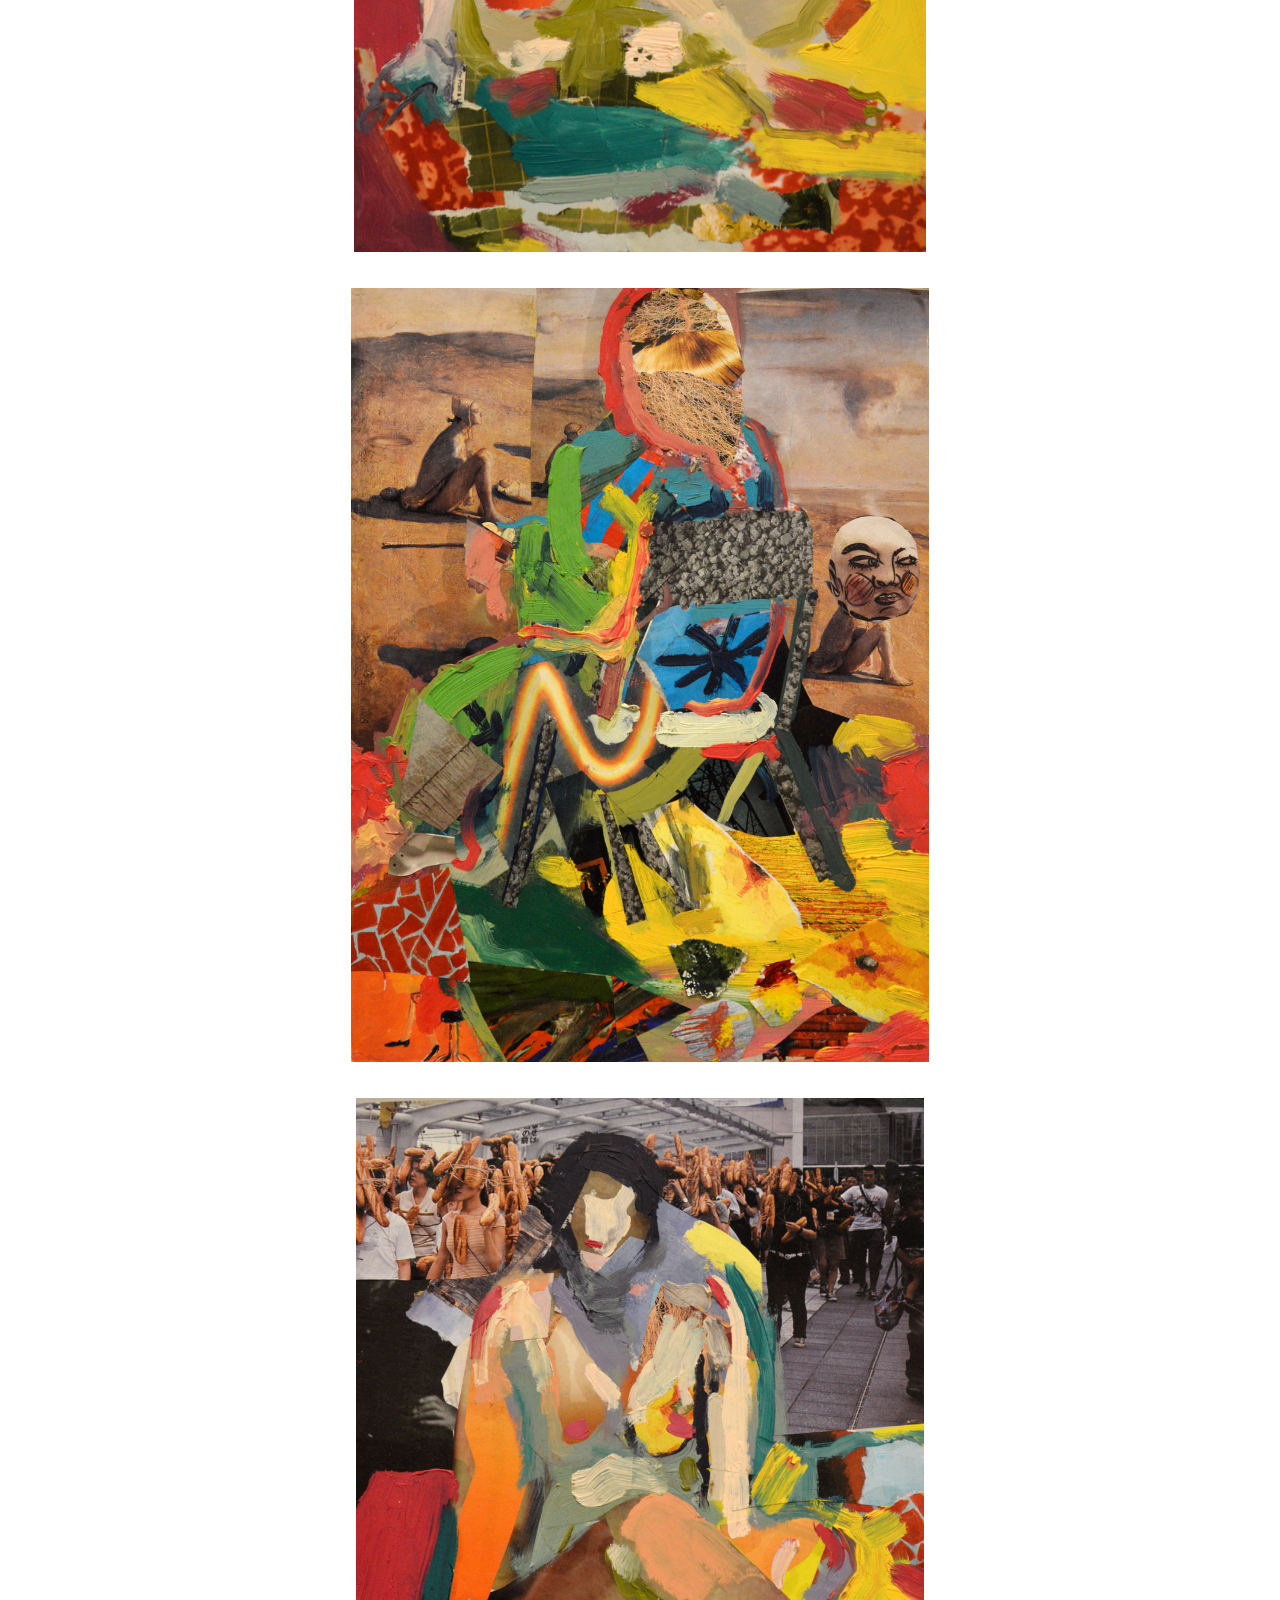
<file: paintings.html>
<!DOCTYPE>
<html>
	<head>
		<link type="text/css" rel="stylesheet" href="style.css"/>
		<title>Minsoo Thigpen</title>
		<script>
		  (function(i,s,o,g,r,a,m){i['GoogleAnalyticsObject']=r;i[r]=i[r]||function(){
		  (i[r].q=i[r].q||[]).push(arguments)},i[r].l=1*new Date();a=s.createElement(o),
		  m=s.getElementsByTagName(o)[0];a.async=1;a.src=g;m.parentNode.insertBefore(a,m)
		  })(window,document,'script','//www.google-analytics.com/analytics.js','ga');

		  ga('create', 'UA-66626599-1', 'auto');
		  ga('send', 'pageview');

		</script>
	</head>
	<body>
		<div class="nav">
			<div class="header-left">
				<a href="index.html">MINSOO THIGPEN</a>
			</div>
			<div class="header-right">
				<a href="paintings.html"><span class="headerlink">
					PAINTINGS
				</span></a>
				<a href="studies.html"><span class="headerlink">
					STUDIES
				</span></a>
				<a href="other.html"><span class="headerlink">
					OTHER
				</span></a>
				<a href="index.html#about"><span class="headerlink">
					ABOUT
				</span></a>
			</div>
		</div>

		<div class="image p1">
			<img class="img" src="paintings/DSC_0773.png">
			<div class="label"><b>COLLECT</b><br><div class="labeldescr">2014 // Oil</div></div>
		</div>
		<div class="image P2">
			<img class="img" src="paintings/DSC_0779.png">
			<div class="label"><b>CORN FED</b><br><div class="labeldescr">2015 // Oil</div></div>
		</div>
		<div class="image P3">
			<img class="img" src="paintings/DSC_0990.png">
			<div class="label"><b>CHERRY BLOSSOM GIRL</b><br><div class="labeldescr">2015 // Oil</div></div>
		</div>
		<div class="image P4">
			<img class="img" src="paintings/DSC_0991.png">
			<div class="label"><b>YES</b><br><div class="labeldescr">2015 // Oil</div></div>
		</div>
		<div class="image P5">
			<img class="img" src="paintings/3.jpg">
			<div class="label"><b>BATHROOM TILES</b><br><div class="labeldescr">2015 // Collage</div></div>
		</div>
		<div class="image P6">
			<img class="img" src="paintings/DSC_0998.png">
			<div class="label"><b>GIRL</b><br><div class="labeldescr">2015 // Collage</div></div>
		</div>
		<div class="image P7">
			<img class="img" src="paintings/DSC_0993.png">
			<div class="label"><b>TEENAGE DANCING QUEEN</b><br><div class="labeldescr">2015 // Oil</div></div>
		</div>
		<div class="image P8">
			<img class="img" src="paintings/DSC_1007.png">
			<div class="label"><b>POOLSIDE</b><br><div class="labeldescr">2015 // Oil</div></div>
		</div>
		<div class="image P9">
			<img class="img" src="paintings/DSC_1002.png">
			<div class="label"><b>SSSS</b><br><div class="labeldescr">2015 // Collage</div></div>
		</div>
		<div class="image P10">
			<img class="img" src="paintings/DSC_1001.png">
			<div class="label"><b>BLOCK</b><br><div class="labeldescr">2015 // Collage</div></div>
		</div>
		<div class="image P11">
			<img class="img" src="paintings/DSC_1051.png">
			<div class="label"><b>BAMBOO GARDEN</b><br><div class="labeldescr">2015 // Oil</div></div>
		</div>
		<div class="image P12">
			<img class="img" src="paintings/DSC_1052.png">
			<div class="label"><b>OTHER SIDE OF BAMBOO GARDEN</b><br><div class="labeldescr">2015 // Oil</div></div>
		</div>
		<div class="image P13">
			<img class="img" src="paintings/DSC_1082.png">
			<div class="label"><b>YUM</b><br><div class="labeldescr">2015 // Oil</div></div>
		</div>
		<div class="image P14">
			<img class="img" src="paintings/DSC_1019.png">
			<div class="label"><b>DINNER</b><br><div class="labeldescr">2015 // Oil</div></div>
		</div>
		<div class="image P15">
			<img class="img" src="paintings/DSC_1023.png">
			<div class="label"><b>#9</b><br><div class="labeldescr">2015 // Oil</div></div>
		</div>
		<div class="image P16">
			<img class="img" src="paintings/DSC_1022.png">
			<div class="label"><b>DOOOM</b><br><div class="labeldescr">2015 // Oil</div></div>
		</div>
		<div class="image P17">
			<img class="img" src="paintings/DSC_1021.png">
			<div class="label"><b>CONE SALE</b><br><div class="labeldescr">2015 // Oil</div></div>
		</div>
		<div class="image P18">
			<img class="img" src="paintings/DSC_1014.png">
			<div class="label"><b>IT'S A MODEL #1</b><br><div class="labeldescr">2015 // Collage + Oil</div></div>
		</div>
		<div class="image P19">
			<img class="img" src="paintings/DSC_1016.png">
			<div class="label"><b>IT'S A MODEL #2</b><br><div class="labeldescr">2015 // Collage + Oil</div></div>
		</div>
		<div class="image P20">
			<img class="img" src="paintings/DSC_1017.png">
			<div class="label"><b>IT'S A MODEL #3</b><br><div class="labeldescr">2015 // Collage + Oil</div></div>
		</div>
		<div class="image P21">
			<img class="img" src="paintings/DSC_1021.png">
			<div class="label"><b>MAN MAN MAN</b><br><div class="labeldescr">2015 // Oil</div></div>
		</div>
	
		<div class="image P23">
			<img class="img" src="paintings/DSC_1028.png">
			<div class="label"><b>TABLES #1</b><br><div class="labeldescr">2015 // Oil</div></div>
		</div>
		<div class="image P24">
			<img class="img" src="paintings/DSC_1026.png">
			<div class="label"><b>TABLES #2</b><br><div class="labeldescr">2015 // Oil</div></div>
		</div>
		<div class="image P25">
			<img class="img" src="paintings/DSC_1025.png">
			<div class="label"><b>ROOM #1</b><br><div class="labeldescr">2015 // Oil</div></div>
		</div>
		<div class="image P26">
			<img class="img" src="paintings/DSC_1029.png">
			<div class="label"><b>ROOM #2</b><br><div class="labeldescr">2015 // Oil</div></div>
		</div>
		<div class="image P27">
			<img class="img" src="paintings/DSC_1034.png">
			<div class="label"><b>THOSE ARE BANANAS</b><br><div class="labeldescr">2015 // Acrylic + Sticker</div></div>
		</div>
		<div class="image P28">
			<img class="img" src="paintings/DSC_1038.png">
			<div class="label"><b>DINO RUN</b><br><div class="labeldescr">2015 // Acrylic</div></div>
		</div>
		<div class="image P29">
			<img class="img" src="paintings/DSC_1041.png">
			<div class="label"><b>STRAPLESS</b><br><div class="labeldescr">2015 // Oil</div></div>
		</div>
		<div class="image P30">
			<img class="img" src="paintings/DSC_1044.png">
			<div class="label"><b>RED</b><br><div class="labeldescr">2015 // Oil</div></div>
		</div>
		


	</body>
</html>
</file>
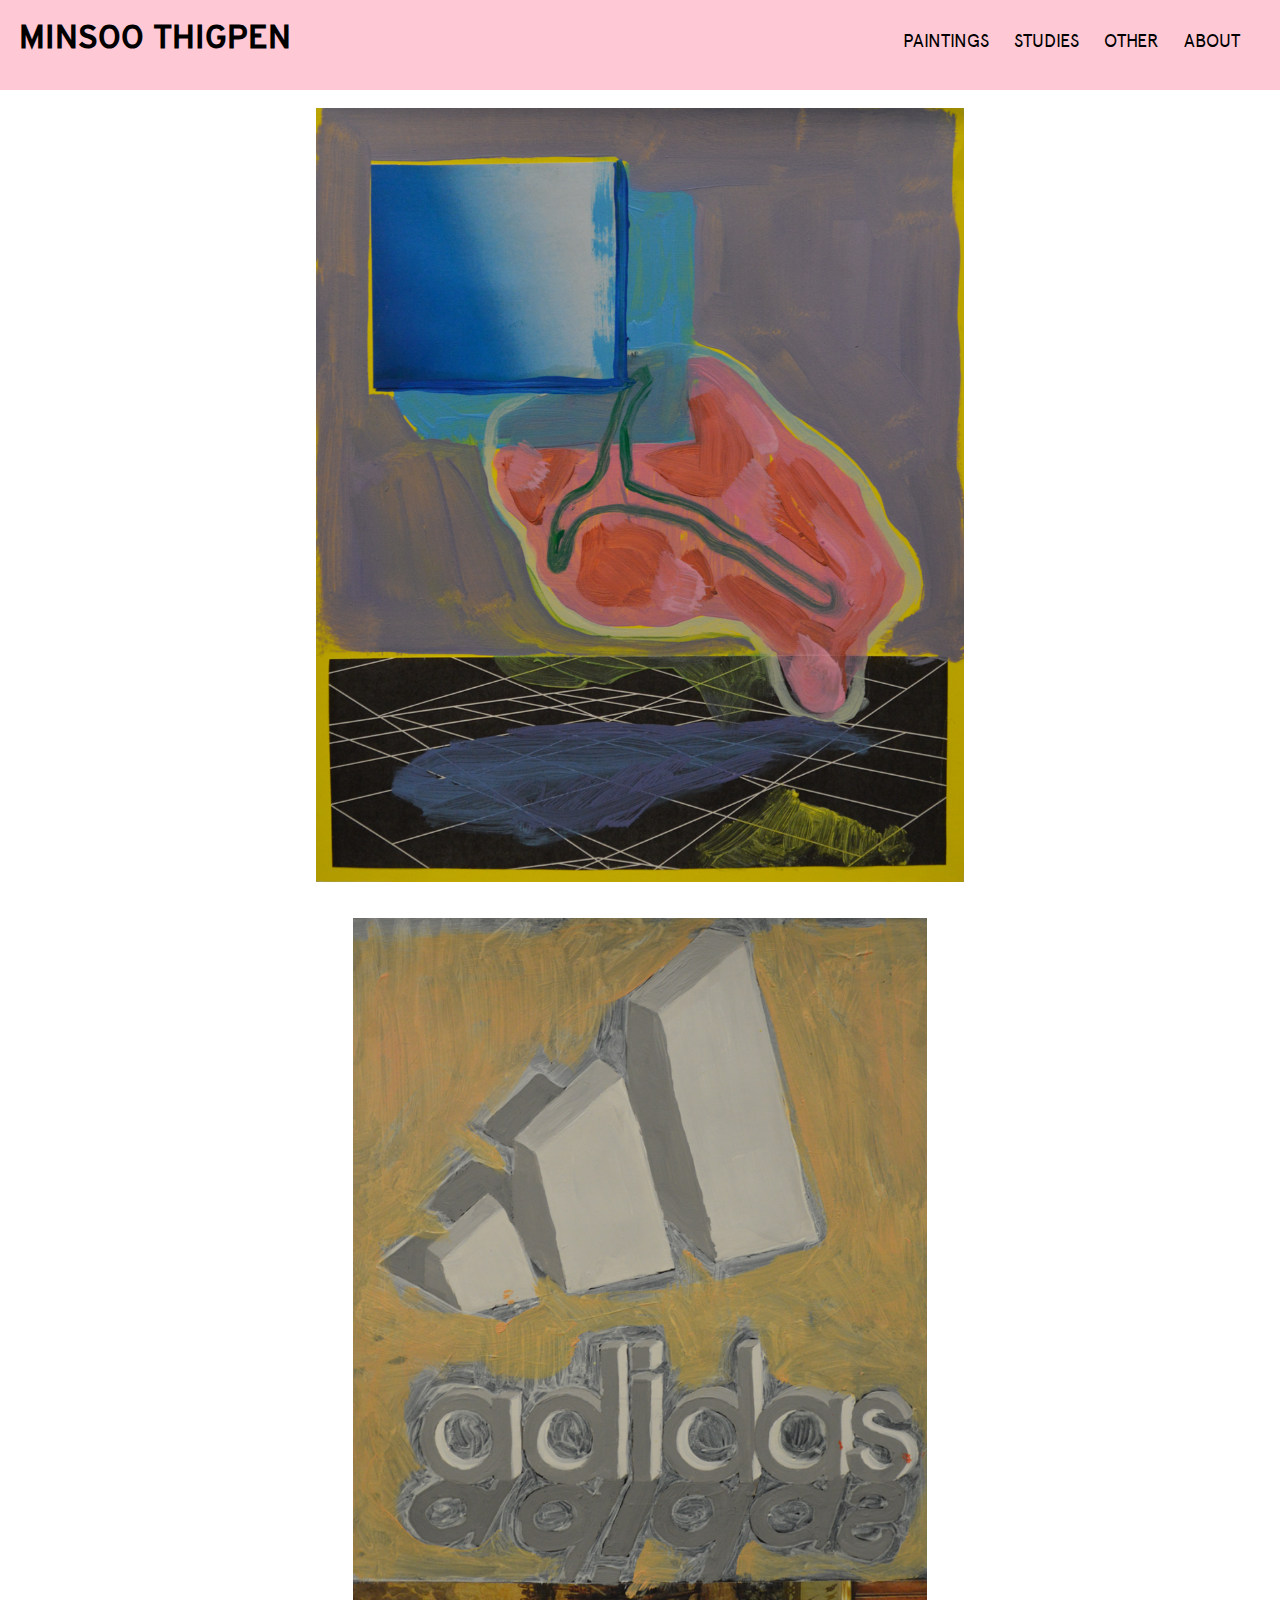
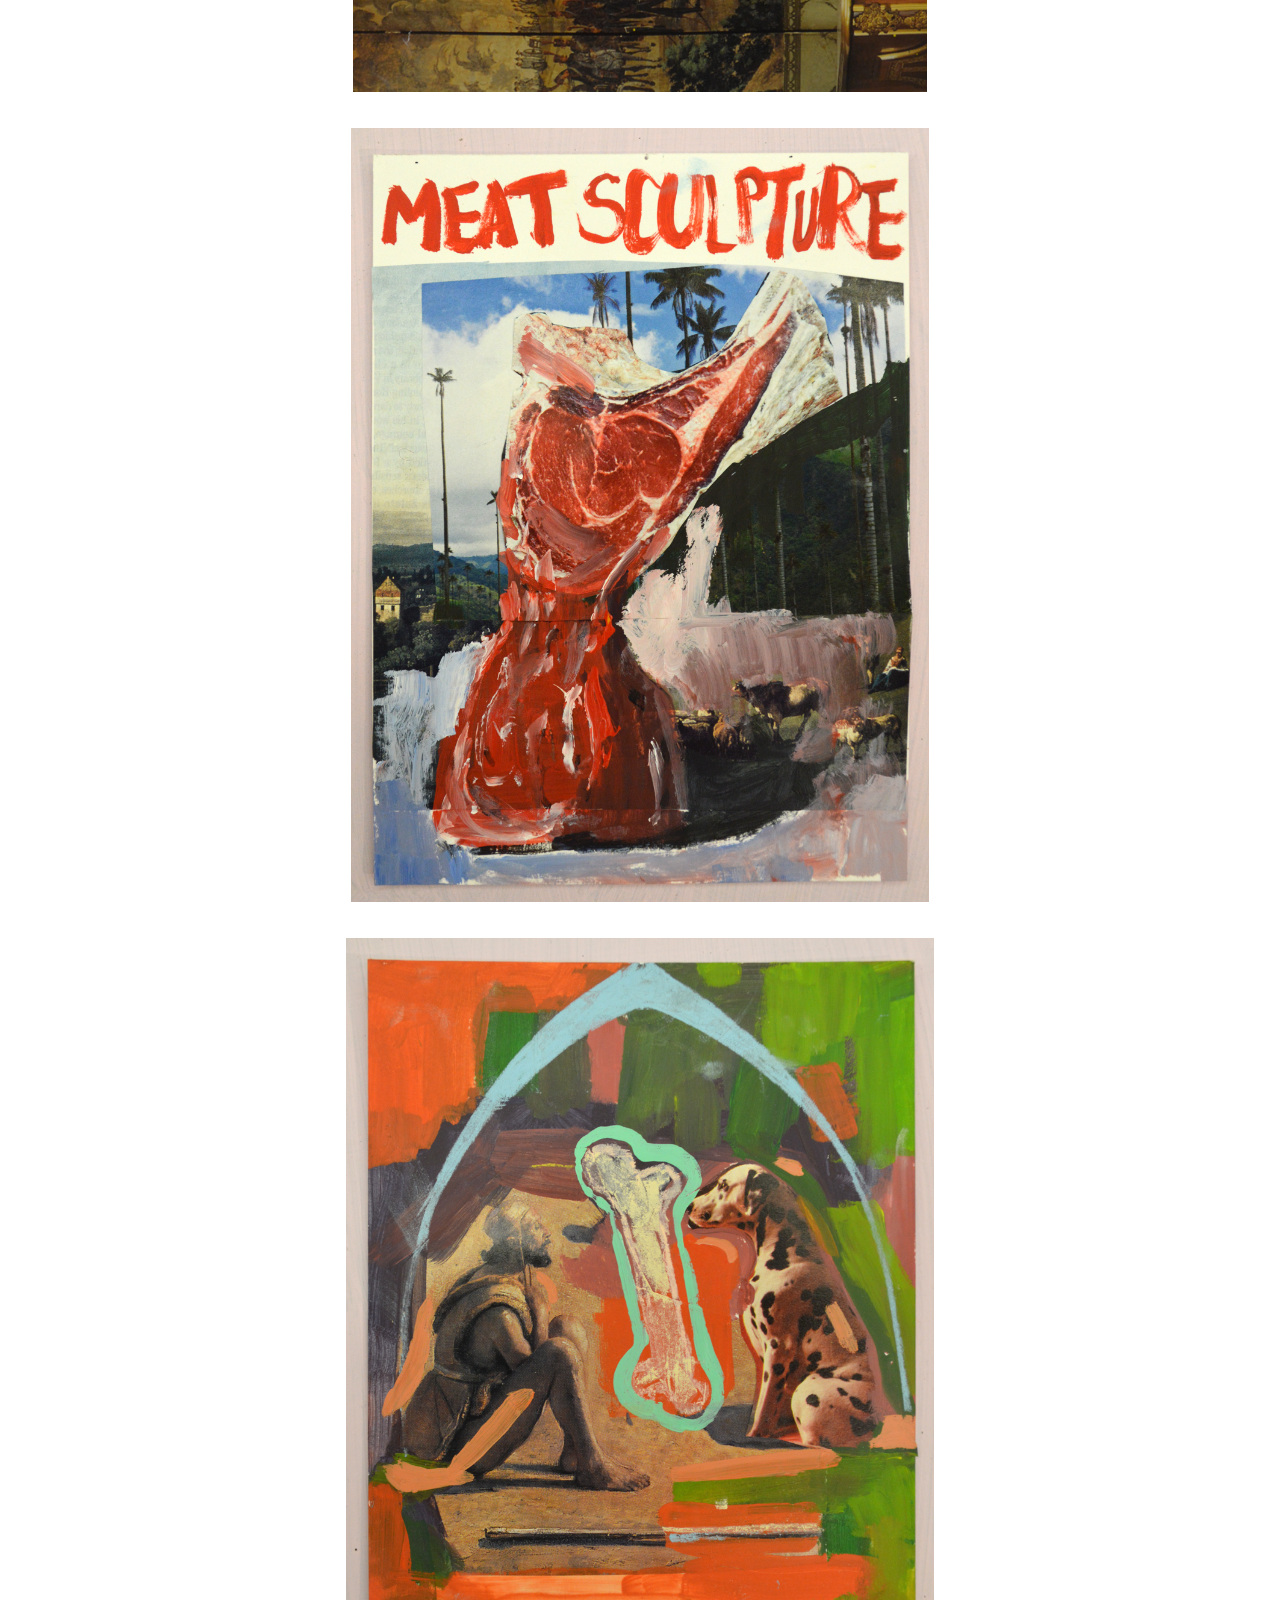
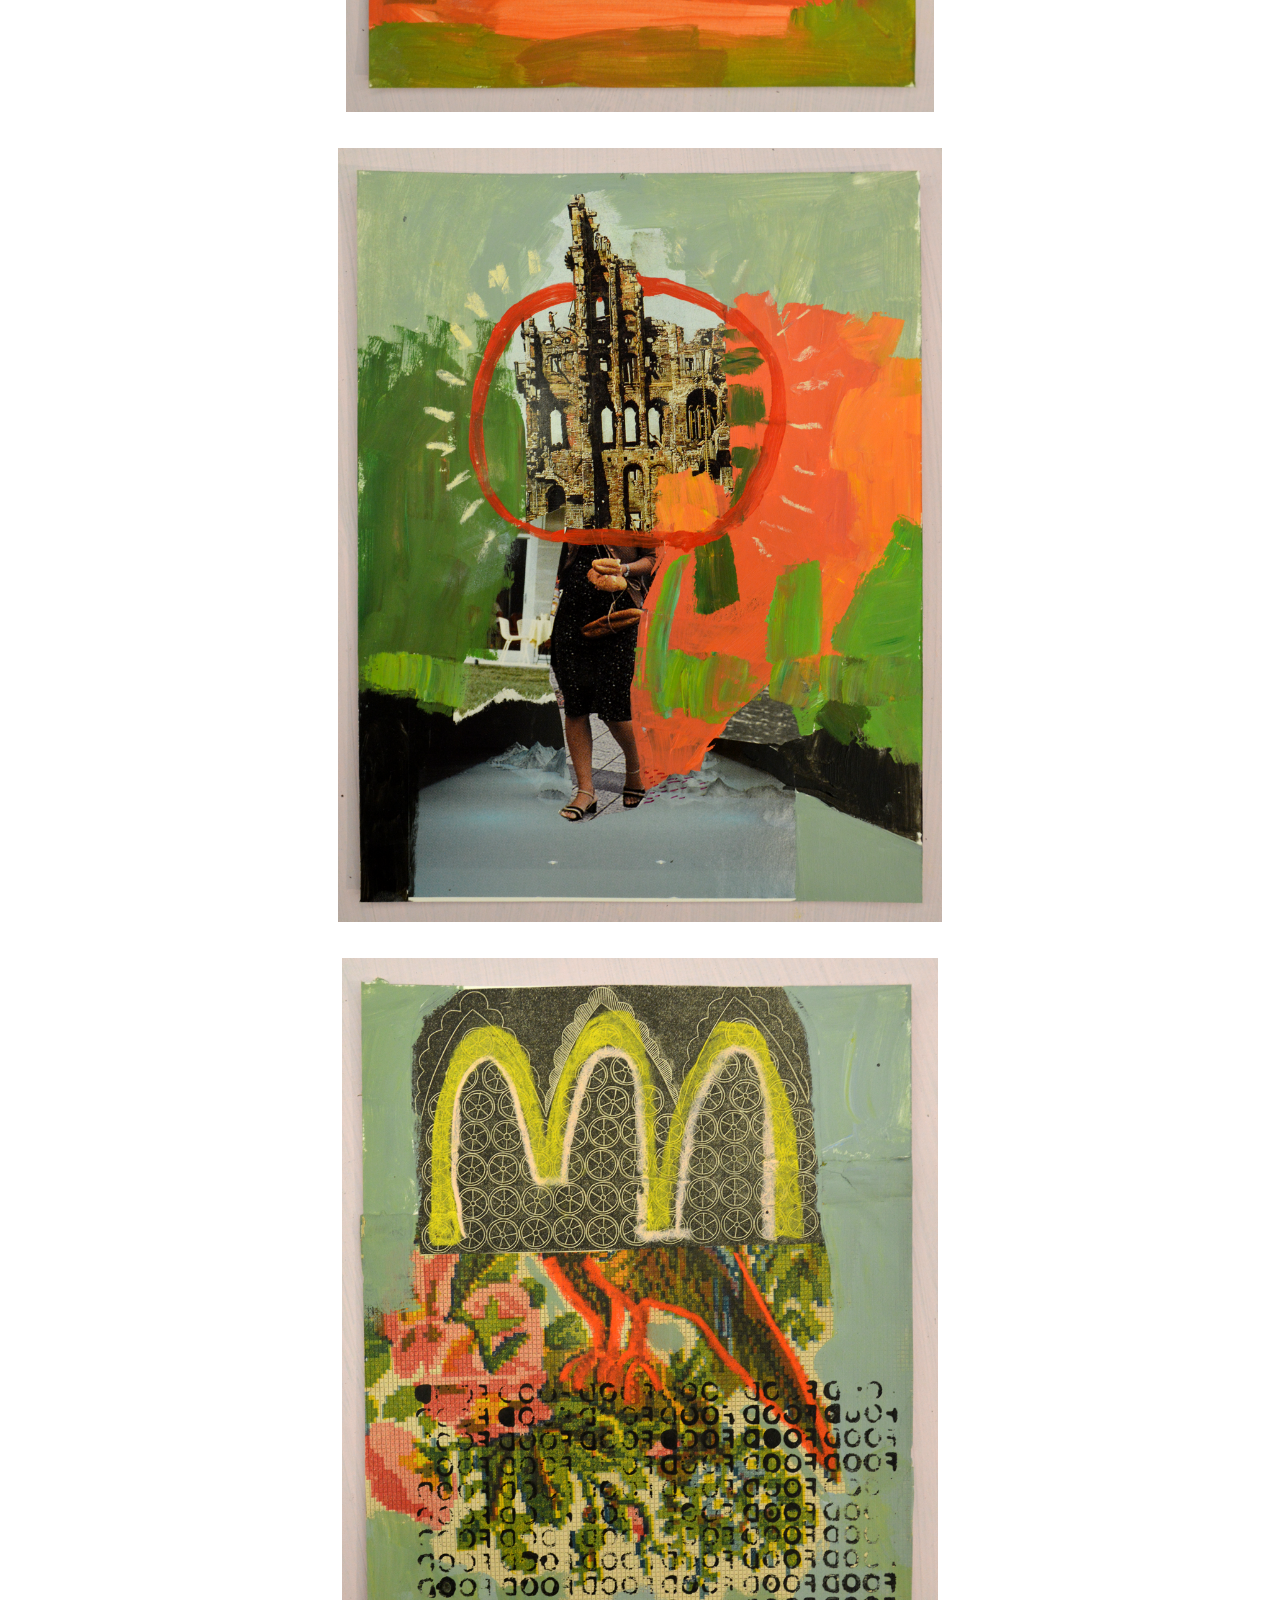
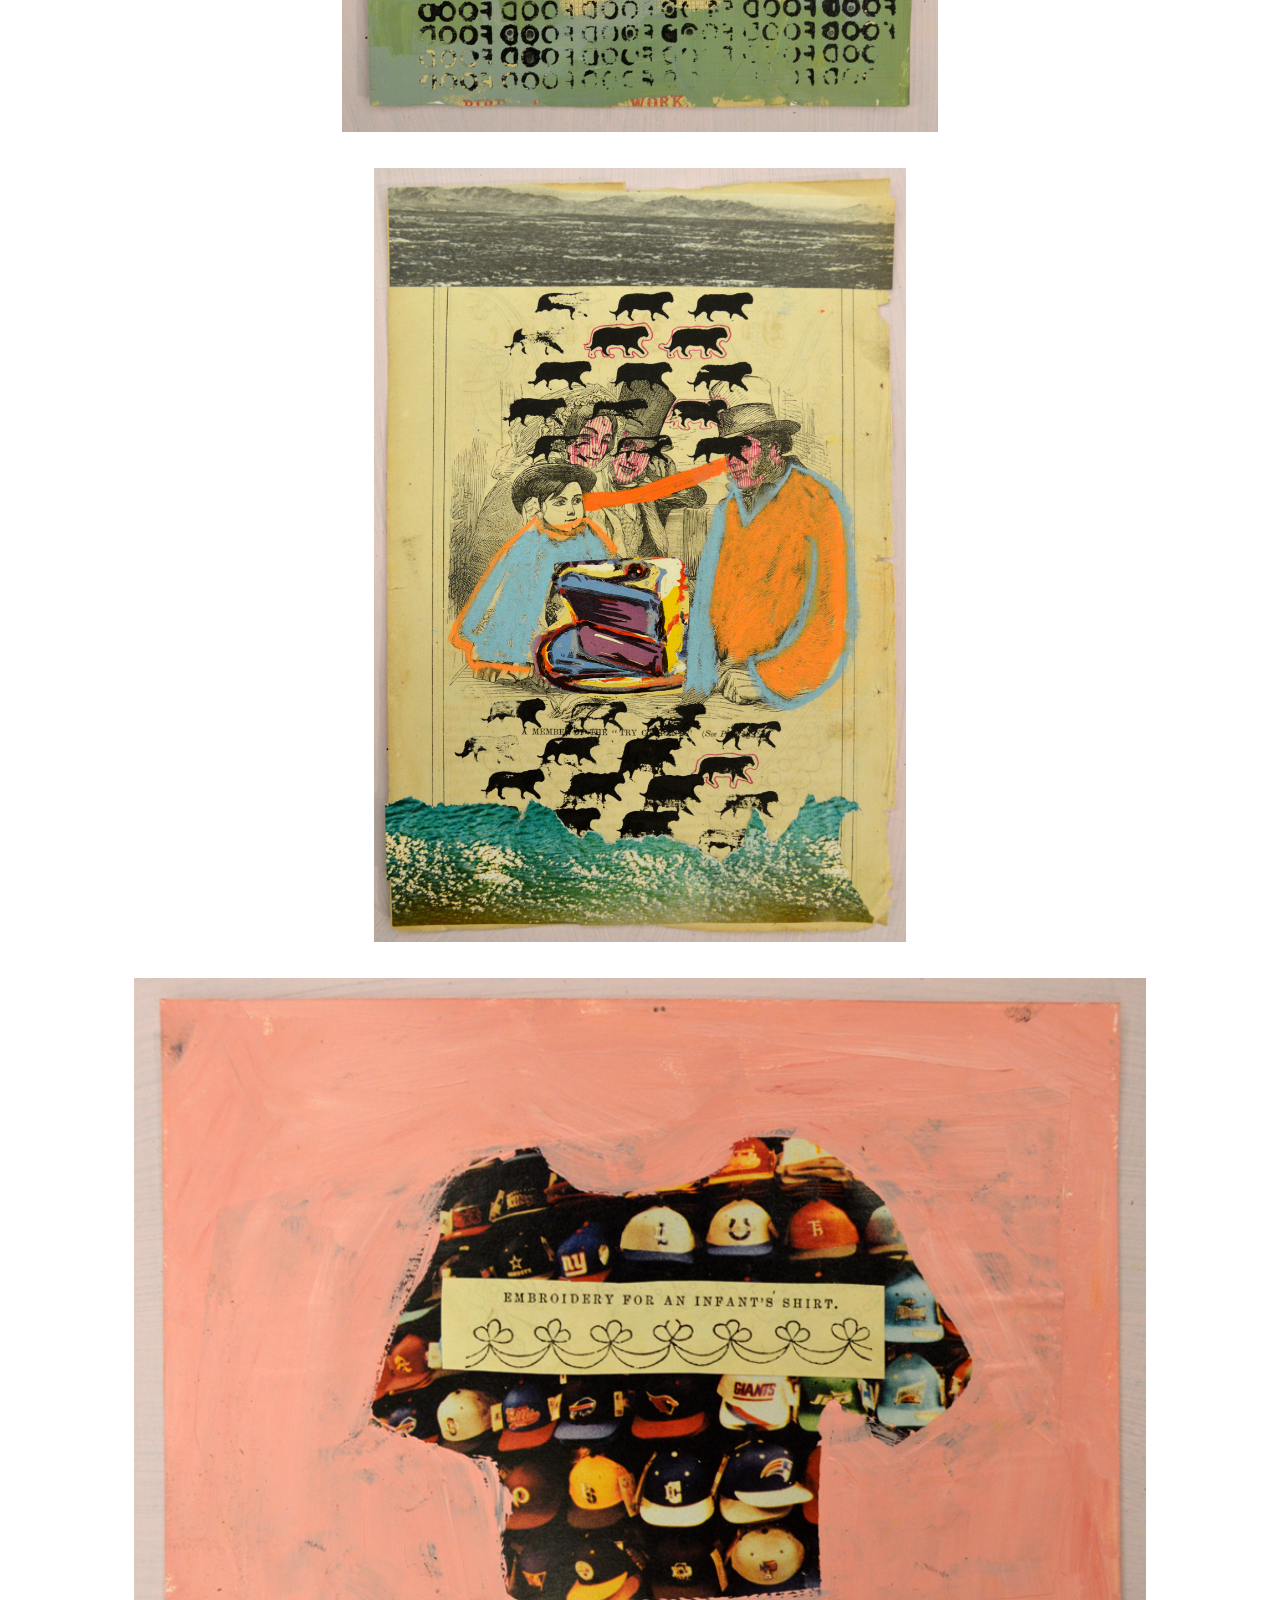
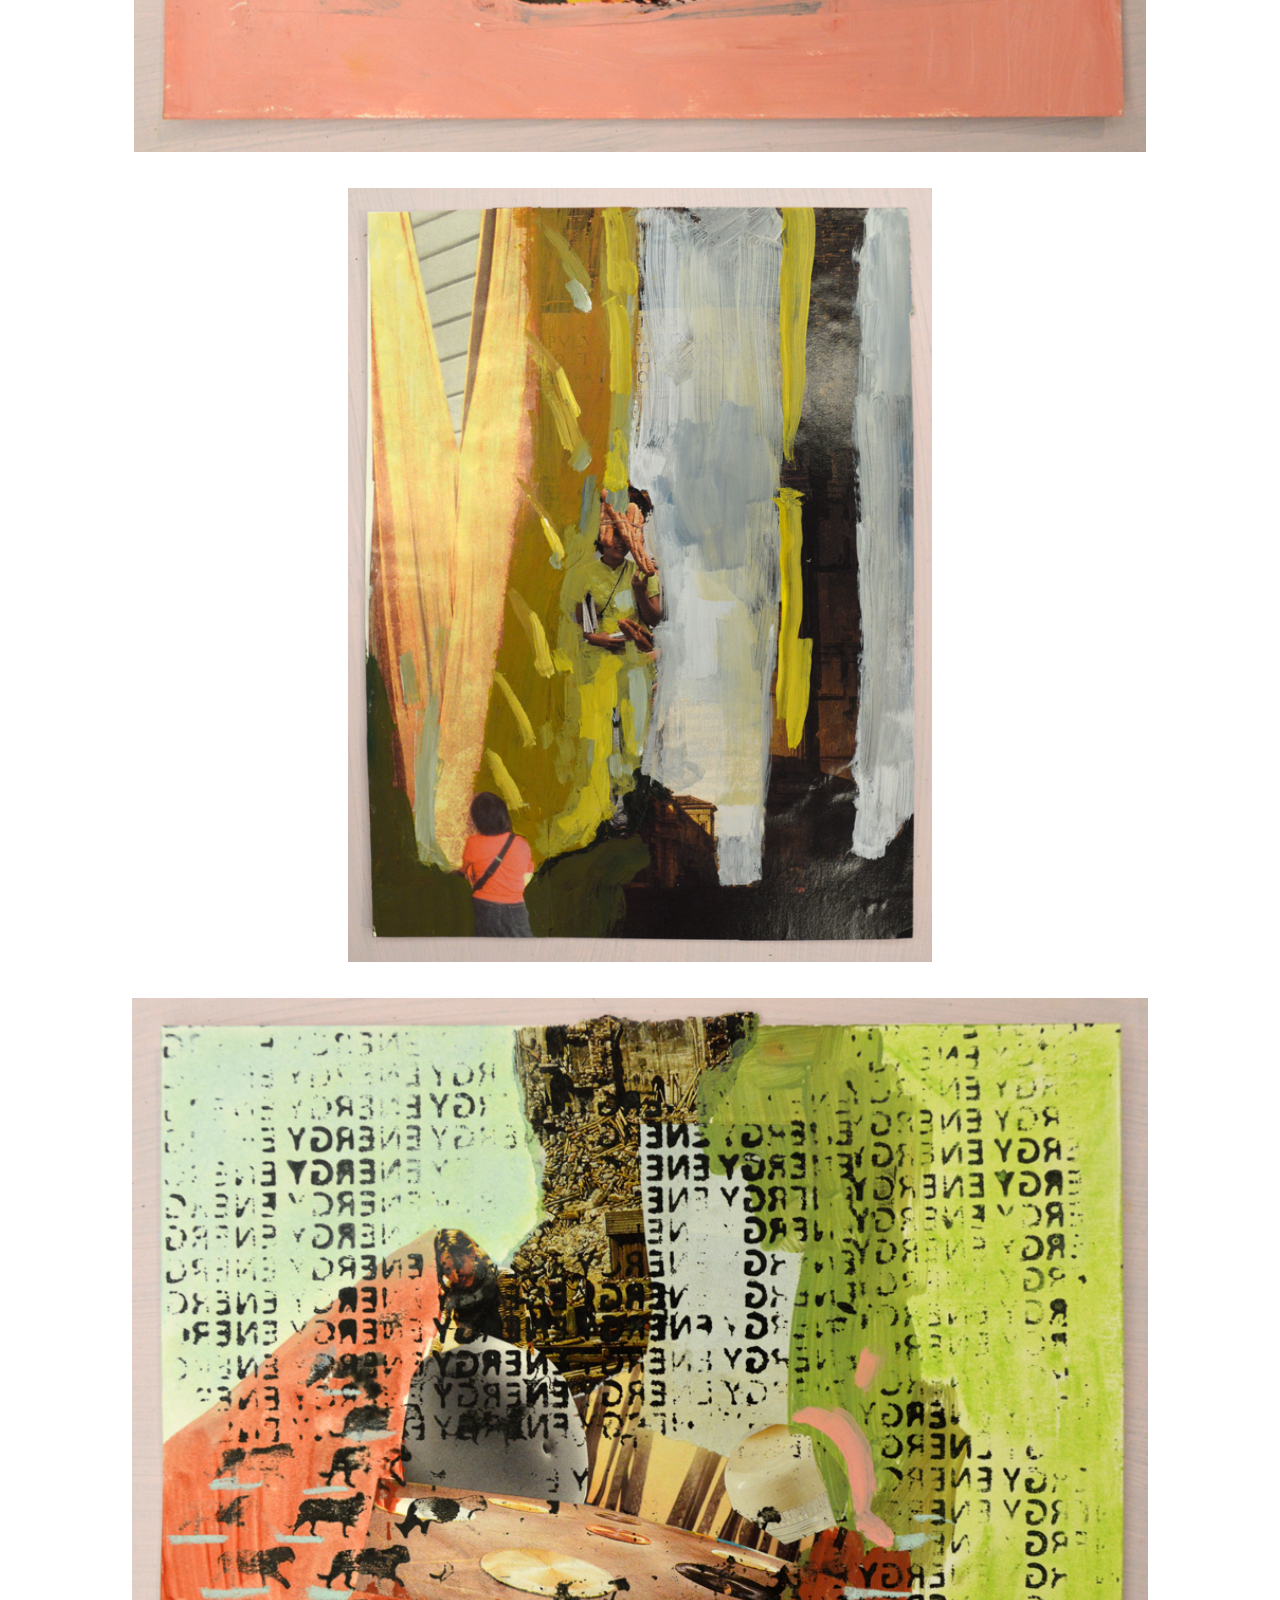
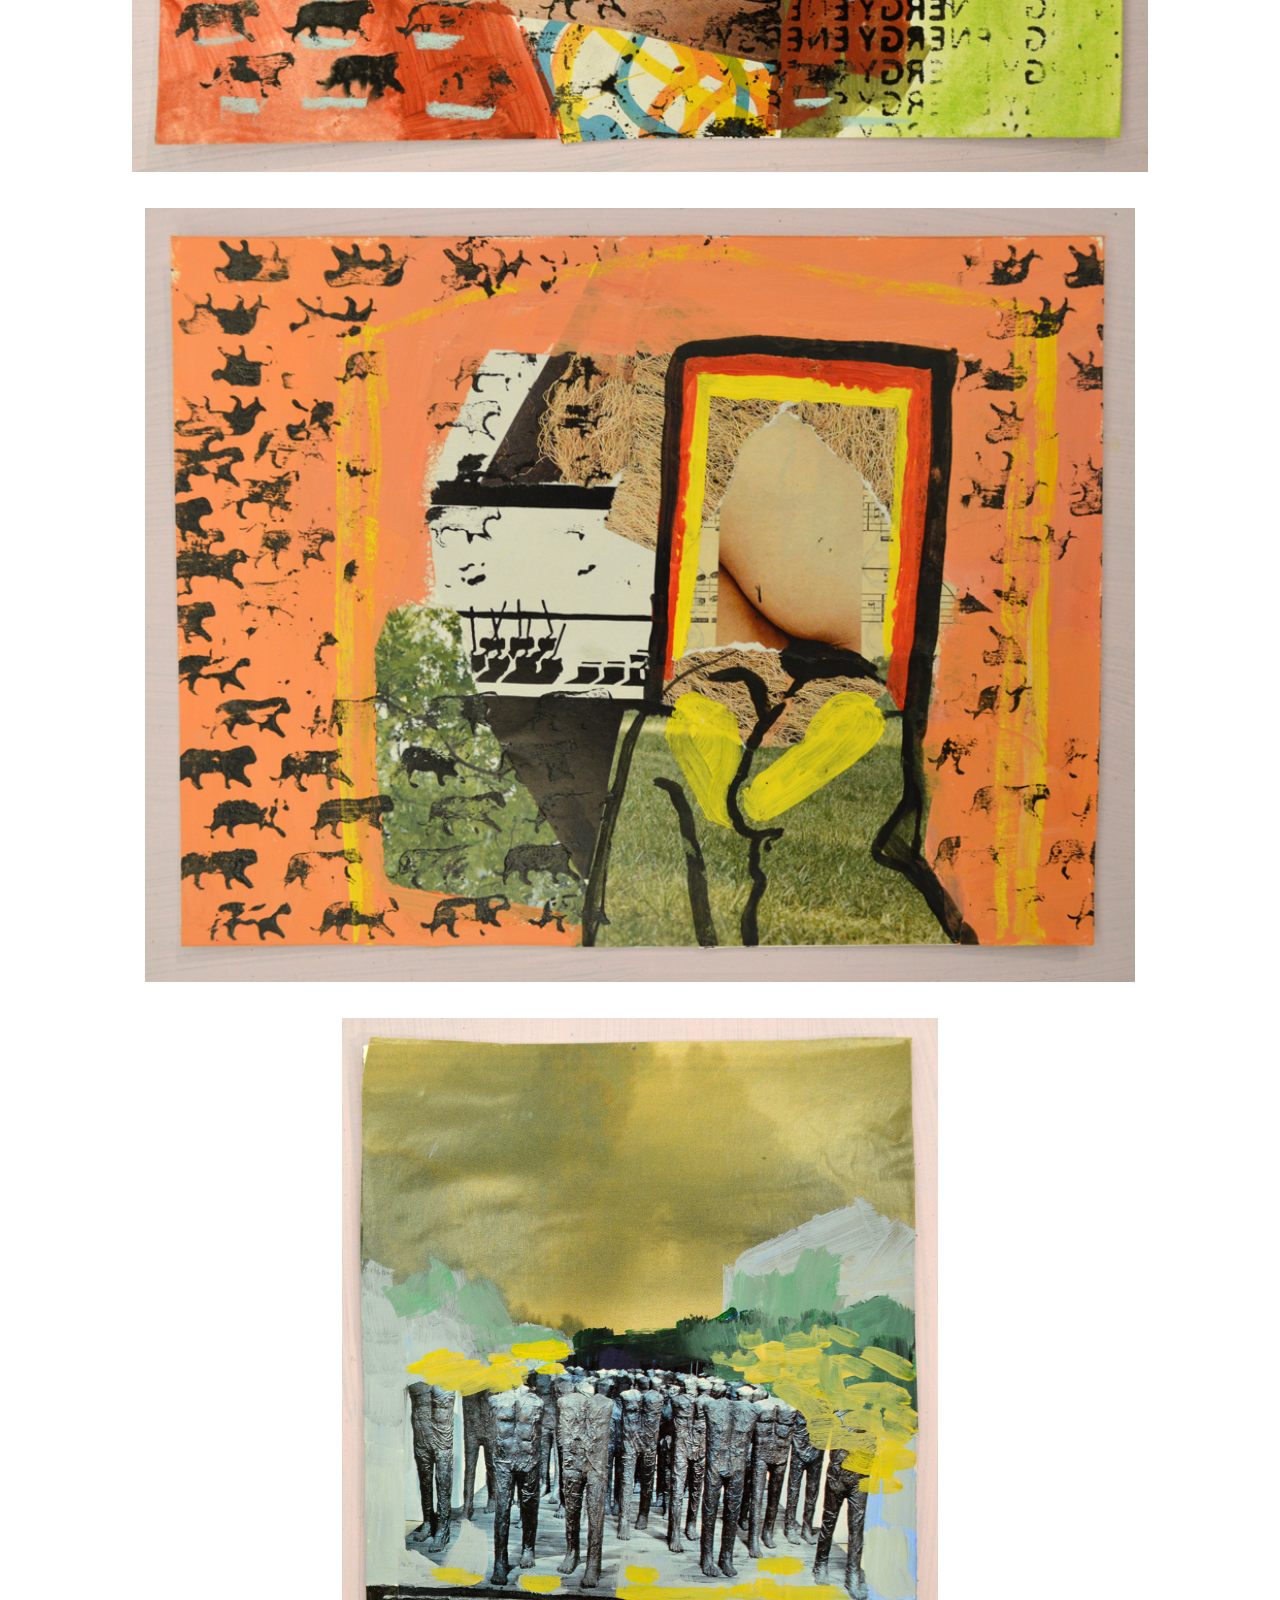
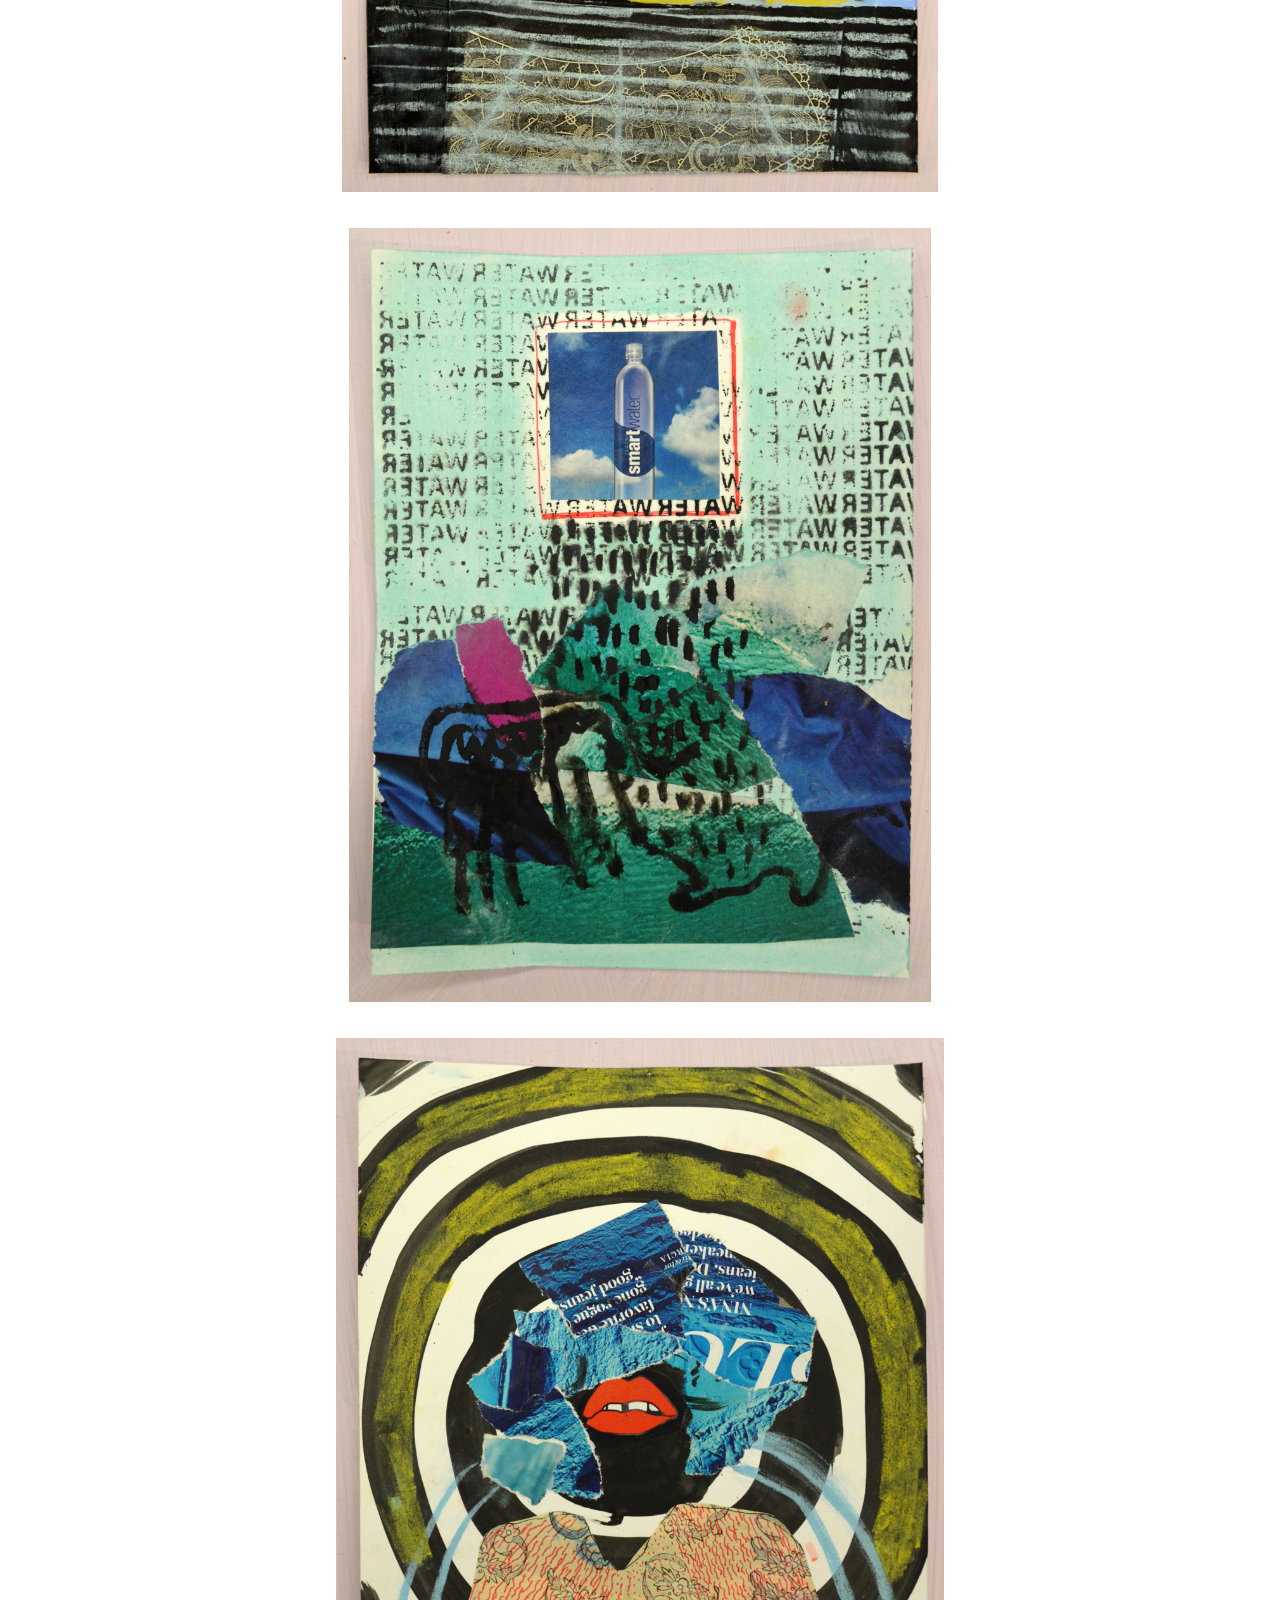
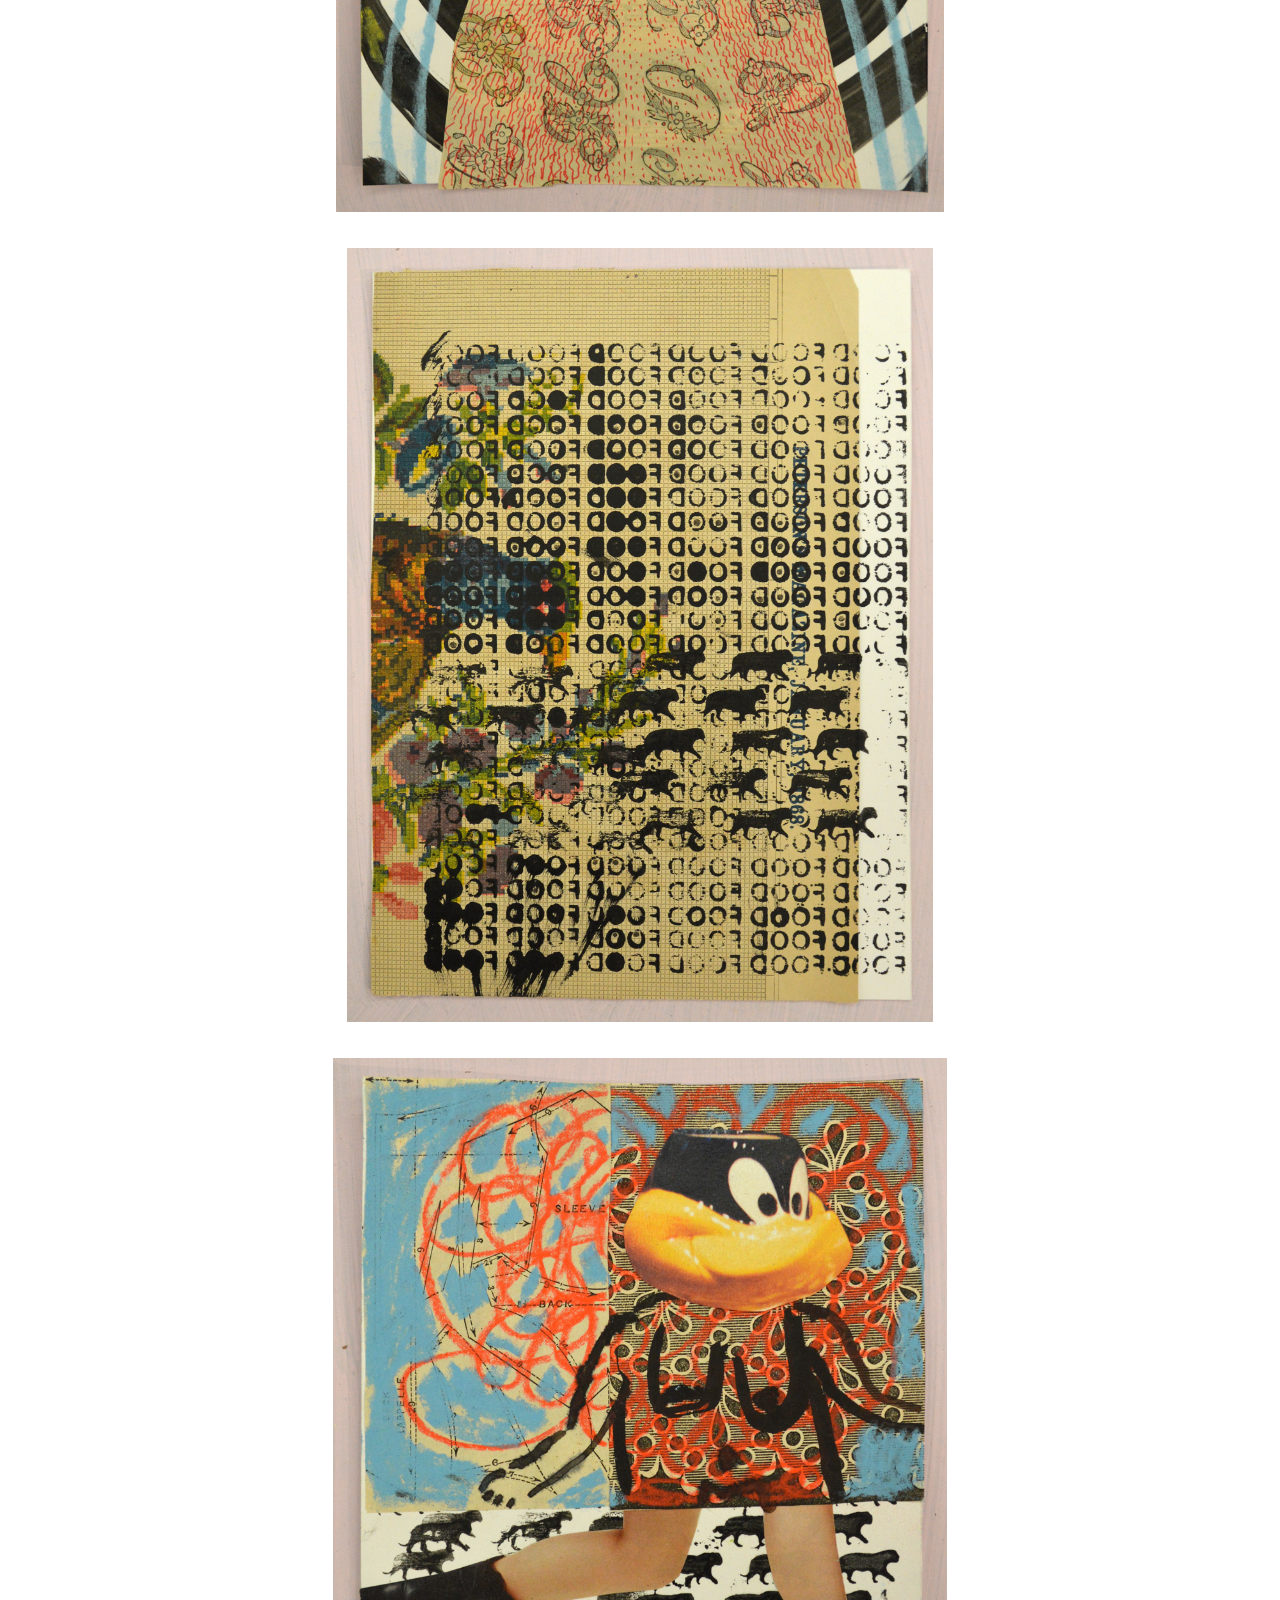
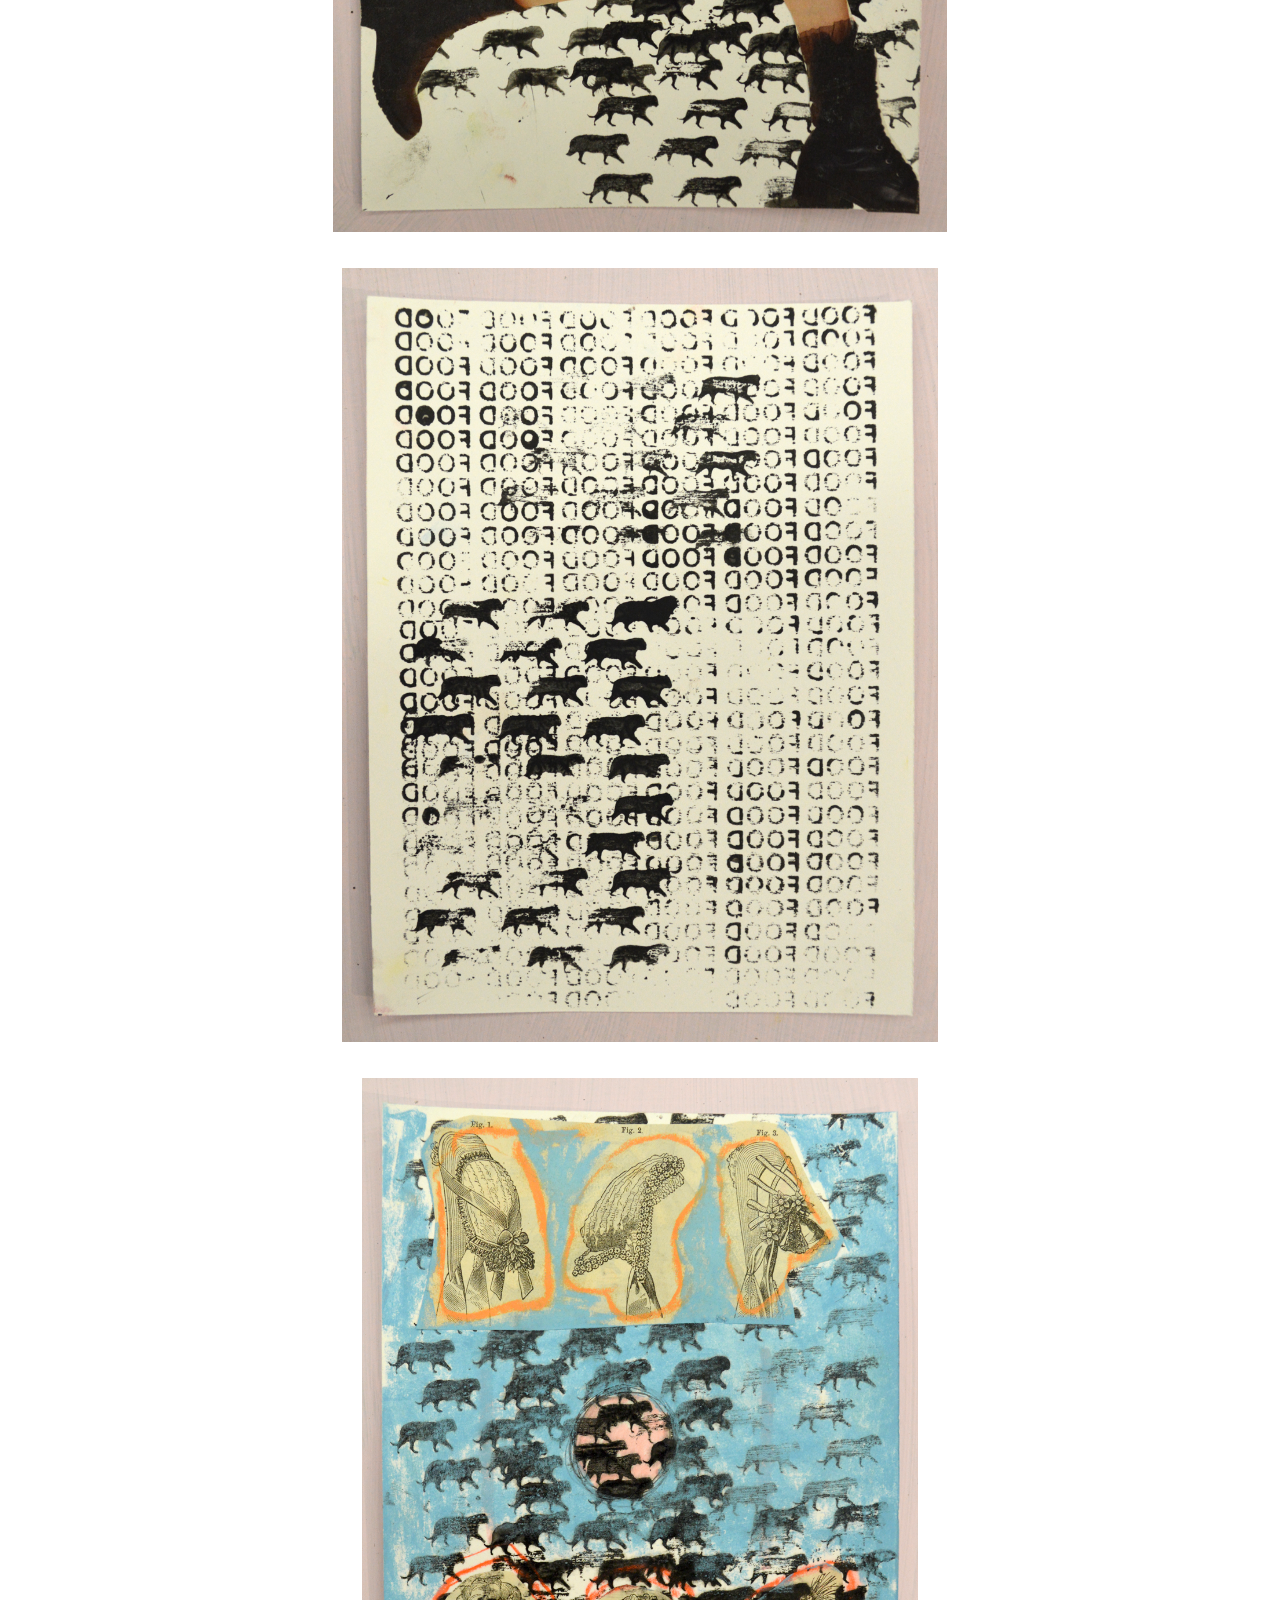
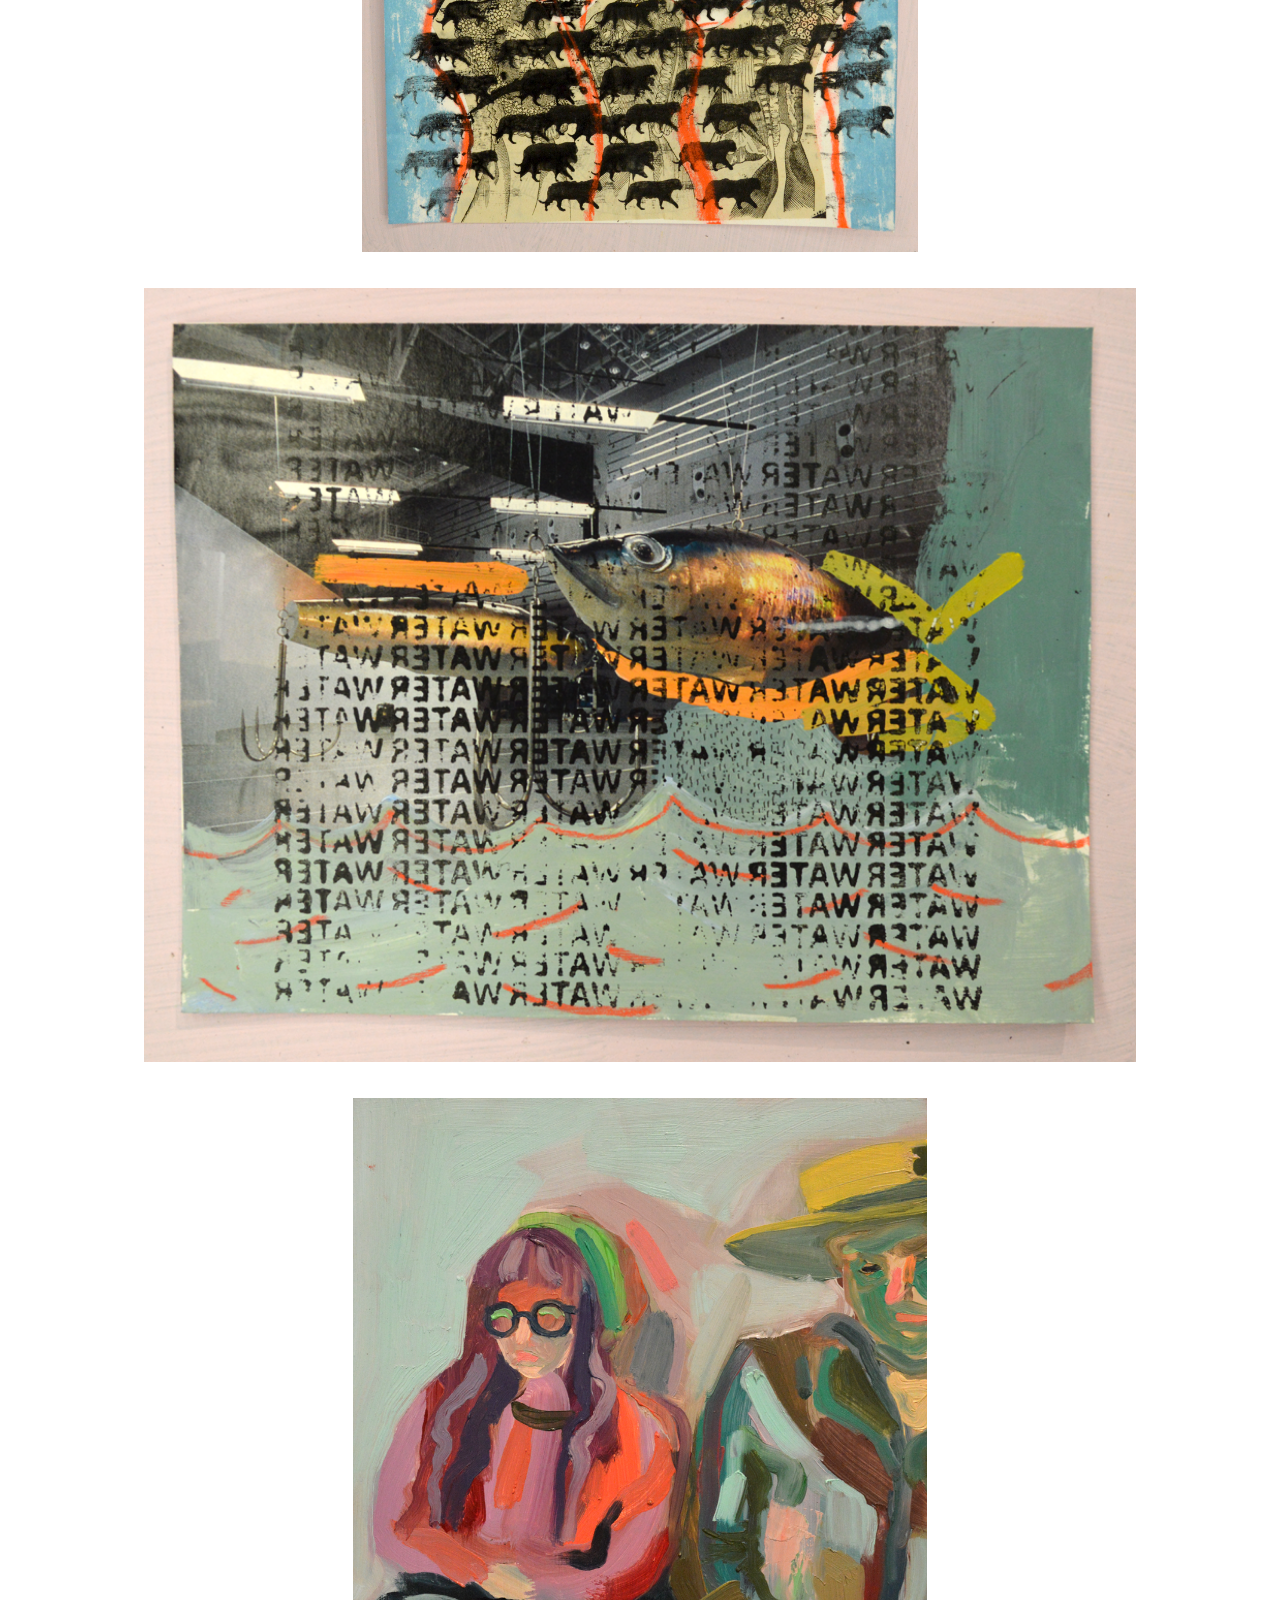
<file: studies.html>
<!DOCTYPE>

<html>
	<head>
		<link type="text/css" rel="stylesheet" href="style.css"/>
		<title>Minsoo Thigpen</title>
		<script>
		  (function(i,s,o,g,r,a,m){i['GoogleAnalyticsObject']=r;i[r]=i[r]||function(){
		  (i[r].q=i[r].q||[]).push(arguments)},i[r].l=1*new Date();a=s.createElement(o),
		  m=s.getElementsByTagName(o)[0];a.async=1;a.src=g;m.parentNode.insertBefore(a,m)
		  })(window,document,'script','//www.google-analytics.com/analytics.js','ga');

		  ga('create', 'UA-66626599-1', 'auto');
		  ga('send', 'pageview');

		</script>
	</head>
	<body>
		<div class="nav">
			<div class="header-left">
				<a href="index.html">MINSOO THIGPEN</a>
			</div>
			<div class="header-right">
				<a href="paintings.html"><span class="headerlink">
					PAINTINGS
				</span></a>
				<a href="studies.html"><span class="headerlink">
					STUDIES
				</span></a>
				<a href="other.html"><span class="headerlink">
					OTHER
				</span></a>
				<a href="index.html#about"><span class="headerlink">
					ABOUT
				</span></a>
			</div>
		</div>

		<div class="image p1">
			<img class="img" src="studies/DSC_1003.png">
			<div class="label"><b>MEAT SQUARE</b><br><div class="labeldescr">2015 // Collage</div></div>
		</div>
		<div class="image p2">
			<img class="img" src="studies/DSC_1004.png">
			<div class="label"><b>ADIDAS</b><br><div class="labeldescr">2015 // Collage</div></div>
		</div>
		<div class="image p3">
			<img class="img" src="studies/DSC_1072.png">
			<div class="label"><b>MEAT SCULPTURE</b><br><div class="labeldescr">2015 // Collage</div></div>
		</div>
		<div class="image p4">
			<img class="img" src="studies/DSC_1073.png">
			<div class="label"><b>DOG BONE</b><br><div class="labeldescr">2015 // Collage</div></div>
		</div>
		<div class="image p5">
			<img class="img" src="studies/DSC_1071.png">
			<div class="label"><b>WALKING CASTLE</b><br><div class="labeldescr">2015 // Collage</div></div>
		</div>
		<div class="image p6">
			<img class="img" src="studies/DSC_1070.png">
			<div class="label"><b>MMM.</b><br><div class="labeldescr">2015 // Collage</div></div>
		</div>
		<div class="image p7">
			<img class="img" src="studies/DSC_1069.png">
			<div class="label"><b>TREATS</b><br><div class="labeldescr">2015 // Collage</div></div>
		</div>
		<div class="image p8">
			<img class="img" src="studies/DSC_1067.png">
			<div class="label"><b>INFANT</b><br><div class="labeldescr">2015 // Collage</div></div>
		</div>
		<div class="image p9">
			<img class="img" src="studies/DSC_1068.png">
			<div class="label"><b>BREAD MAN</b><br><div class="labeldescr">2015 // Collage</div></div>
		</div>
		<div class="image p9">
			<img class="img" src="studies/DSC_1066.png">
			<div class="label"><b>ENERGY</b><br><div class="labeldescr">2015 // Collage</div></div>
		</div>
		<div class="image p10">
			<img class="img" src="studies/DSC_1065.png">
			<div class="label"><b>SPACES</b><br><div class="labeldescr">2015 // Collage</div></div>
		</div>
		<div class="image p11">
			<img class="img" src="studies/DSC_1064.png">
			<div class="label"><b>WALKING</b><br><div class="labeldescr">2015 // Collage</div></div>
		</div>
		<div class="image p12">
			<img class="img" src="studies/DSC_1063.png">
			<div class="label"><b>SMART WATER</b><br><div class="labeldescr">2015 // Collage</div></div>
		</div>
		<div class="image p13">
			<img class="img" src="studies/DSC_1062.png">
			<div class="label"><b>LIPS</b><br><div class="labeldescr">2015 // Collage</div></div>
		</div>
		<div class="image p14">
			<img class="img" src="studies/DSC_1060.png">
			<div class="label"><b>FOOD</b><br><div class="labeldescr">2015 // Collage</div></div>
		</div>
		<div class="image p15">
			<img class="img" src="studies/DSC_1059.png">
			<div class="label"><b>DUCK</b><br><div class="labeldescr">2015 // Collage</div></div>
		</div>
		<div class="image p16">
			<img class="img" src="studies/DSC_1074.png">
			<div class="label"><b>HUNTING FOR FOOD</b><br><div class="labeldescr">2015 // Collage</div></div>
		</div>

		<div class="image p18">
			<img class="img" src="studies/DSC_1078.png">
			<div class="label"><b>STAMPEDE HATS</b><br><div class="labeldescr">2015 // Collage</div></div>
		</div>
		<div class="image p19">
			<img class="img" src="studies/DSC_1075.png">
			<div class="label"><b>FISH OUT OF WATER</b><br><div class="labeldescr">2015 // Collage</div></div>
		</div>
		<div class="image p20">
			<img class="img" src="studies/DSC_1033.png">
			<div class="label"><b>SITTING</b><br><div class="labeldescr">2015 // Oil</div></div>
		</div>
		<div class="image p21">
			<img class="img" src="studies/DSC_1048.png">
			<div class="label"><b>DOOR</b><br><div class="labeldescr">2015 // Oil</div></div>
		</div>
		<div class="image p22">
			<img class="img" src="studies/DSC_1024.png">
			<div class="label"><b>IT'S STILL LIFE</b><br><div class="labeldescr">2015 // Oil</div></div>
		</div>
		<div class="image p23">
			<img class="img" src="studies/DSC_1020.png">
			<div class="label"><b>IT'S STILL STILL LIFE</b><br><div class="labeldescr">2015 // Oil</div></div>
		</div>


	</body>
</html>
</file>
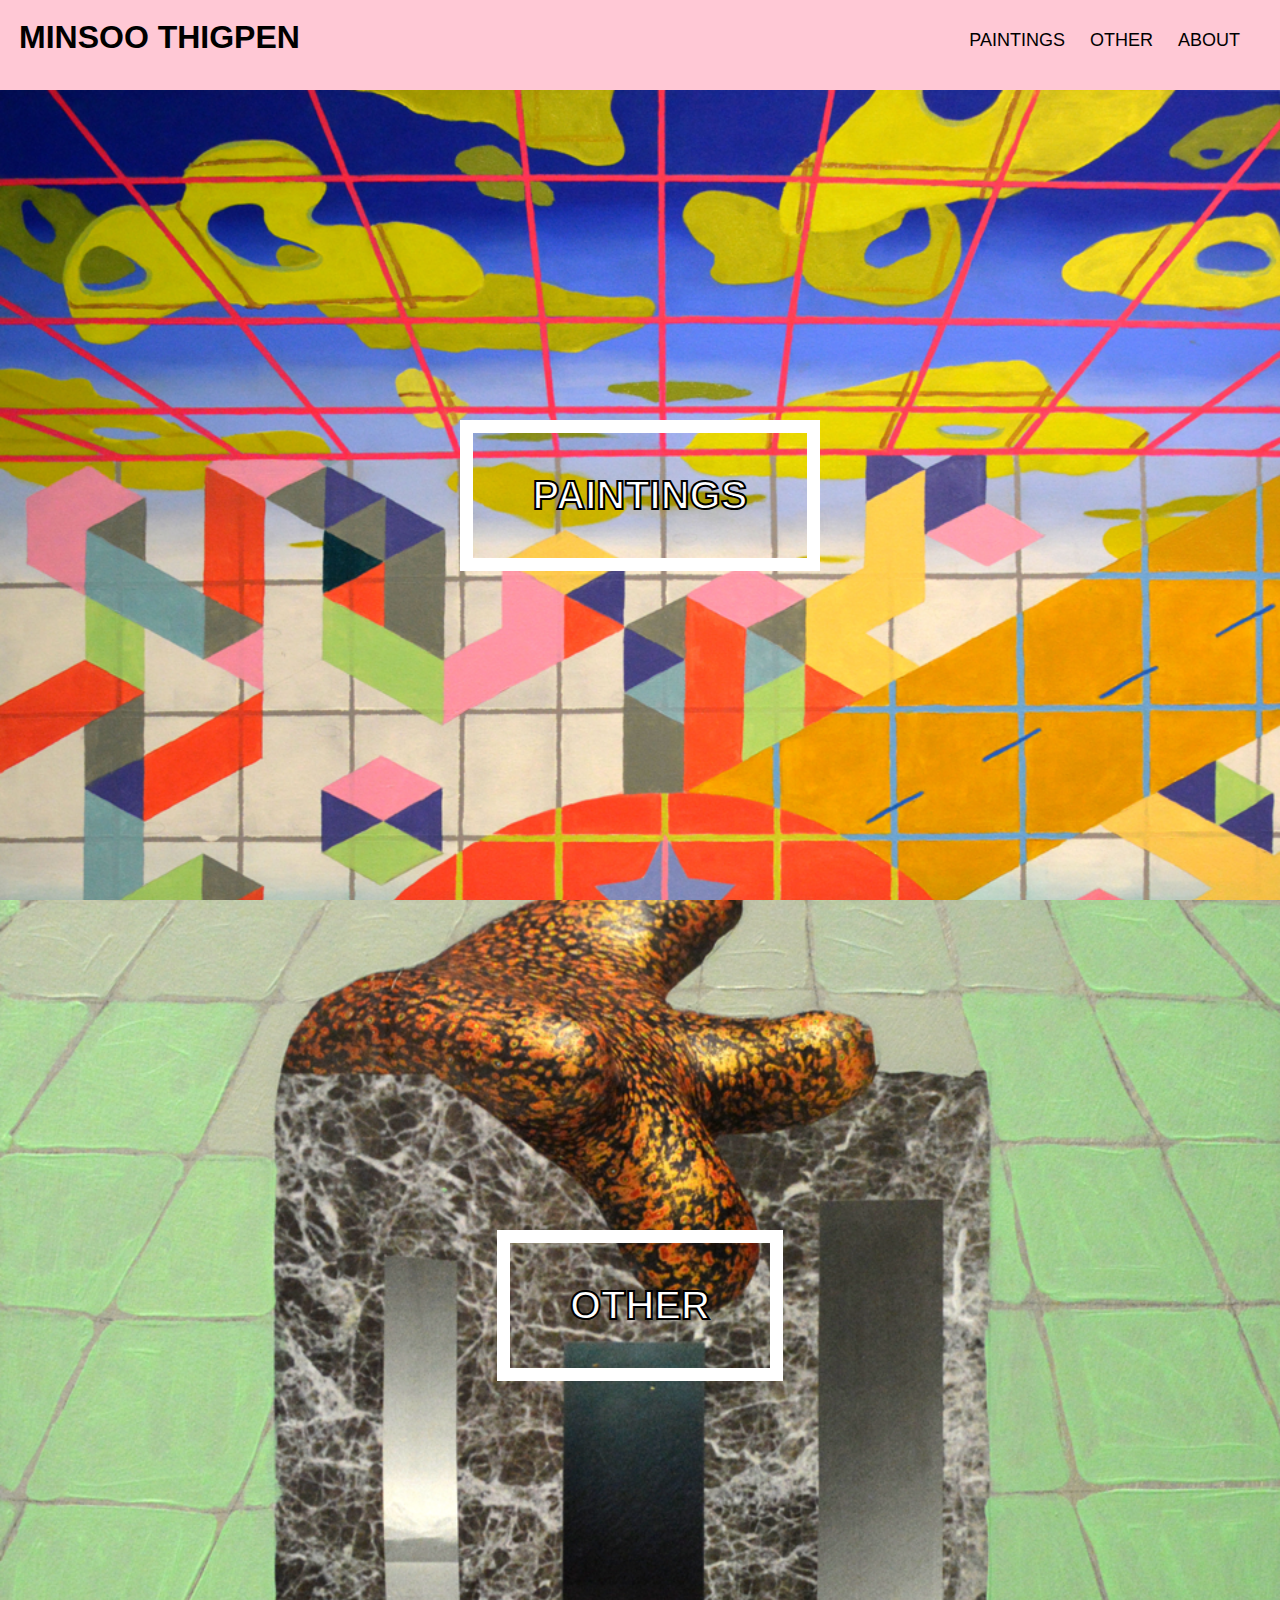
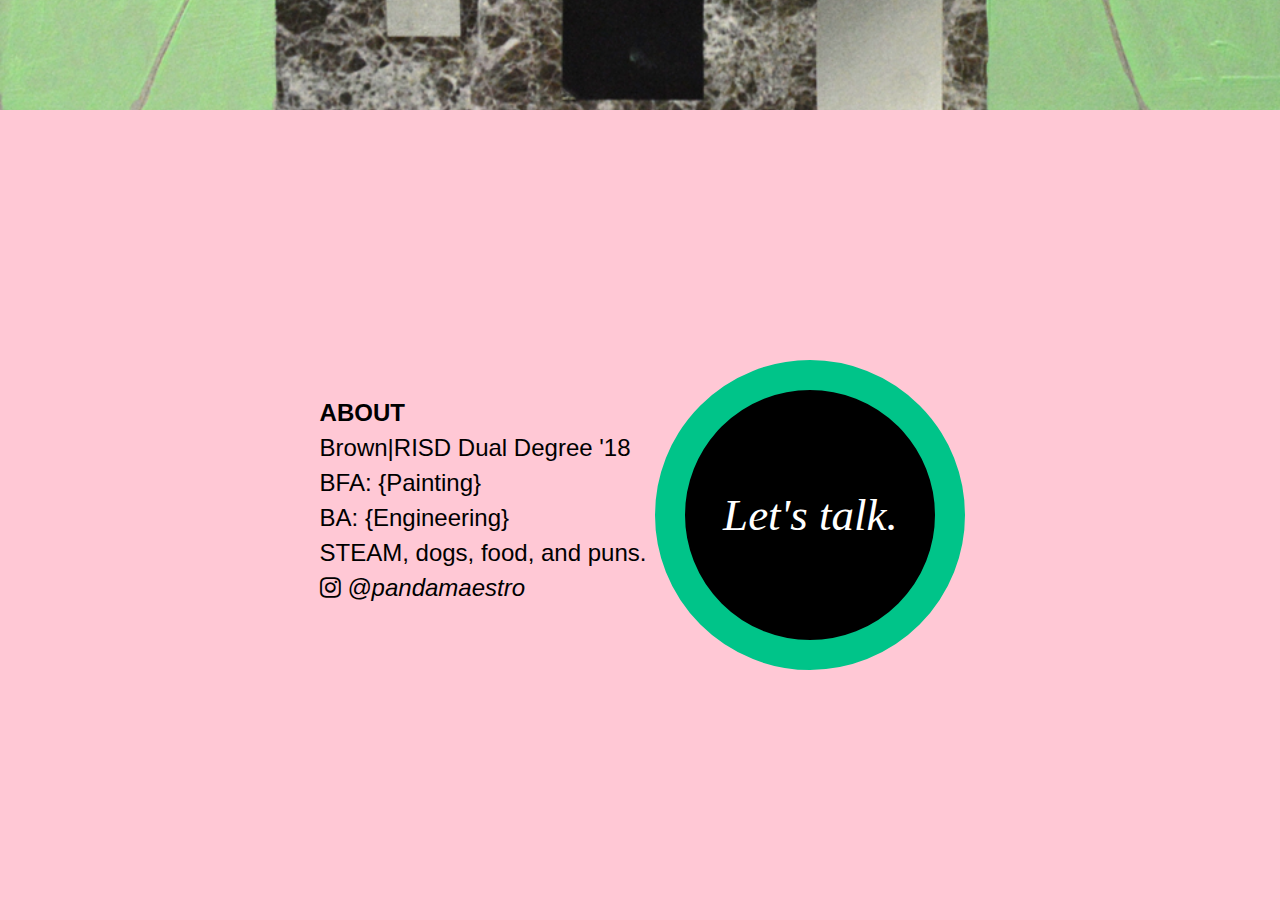
<file: Website_home.html>
<!DOCTYPE>
<html>

	<head>
		<link type="text/css" rel="stylesheet" href="Website_css.css"/>
		<link rel="stylesheet" href="https://maxcdn.bootstrapcdn.com/font-awesome/4.4.0/css/font-awesome.min.css">
		<title>Minsoo Thigpen</title>
	</head>

	<body>
		<div class="nav">
			<div class="header-left">
				<a href="Website_home.html">MINSOO THIGPEN</a>
			</div>

			<div class="header-right">
				<a href="Website_paintings.html"><span class="headerlink">
					PAINTINGS
				</span></a>
				<a href="Website_other.html"><span class="headerlink">
					OTHER
				</span></a>
				<a href="Website_home.html#about"><span class="headerlink">
					ABOUT 
				</span></a>
			</div>
		</div>

		<div id = "paintings" class="paintings">
			<a href="Website_paintings.html"><div class="title">PAINTINGS</div></a>
		</div>
		<div id="other" class="other">
			<a href="Website_other.html"><div class="title">OTHER</div></a>
		</div>
		<div id = "about" class="about">
			<div class="innerabout">
				<div class="description"> 
					<b>ABOUT</b><br>
					Brown|RISD Dual Degree &#39;18 <br>
					BFA: {Painting} <br>
					BA: {Engineering} <br>
					STEAM, dogs, food, and puns. <br>
					<a href="https://instagram.com/pandamaestro/"><i class="fa fa-instagram"></i><i> @pandamaestro</i></a>
				</div>
				<a href="mailto:minsoo.thigpen@gmail.com?subject=Let's work together!"><div class="circle">Let's talk.</div></a>
			</div>
		</div>
	</body>
</html>
</file>
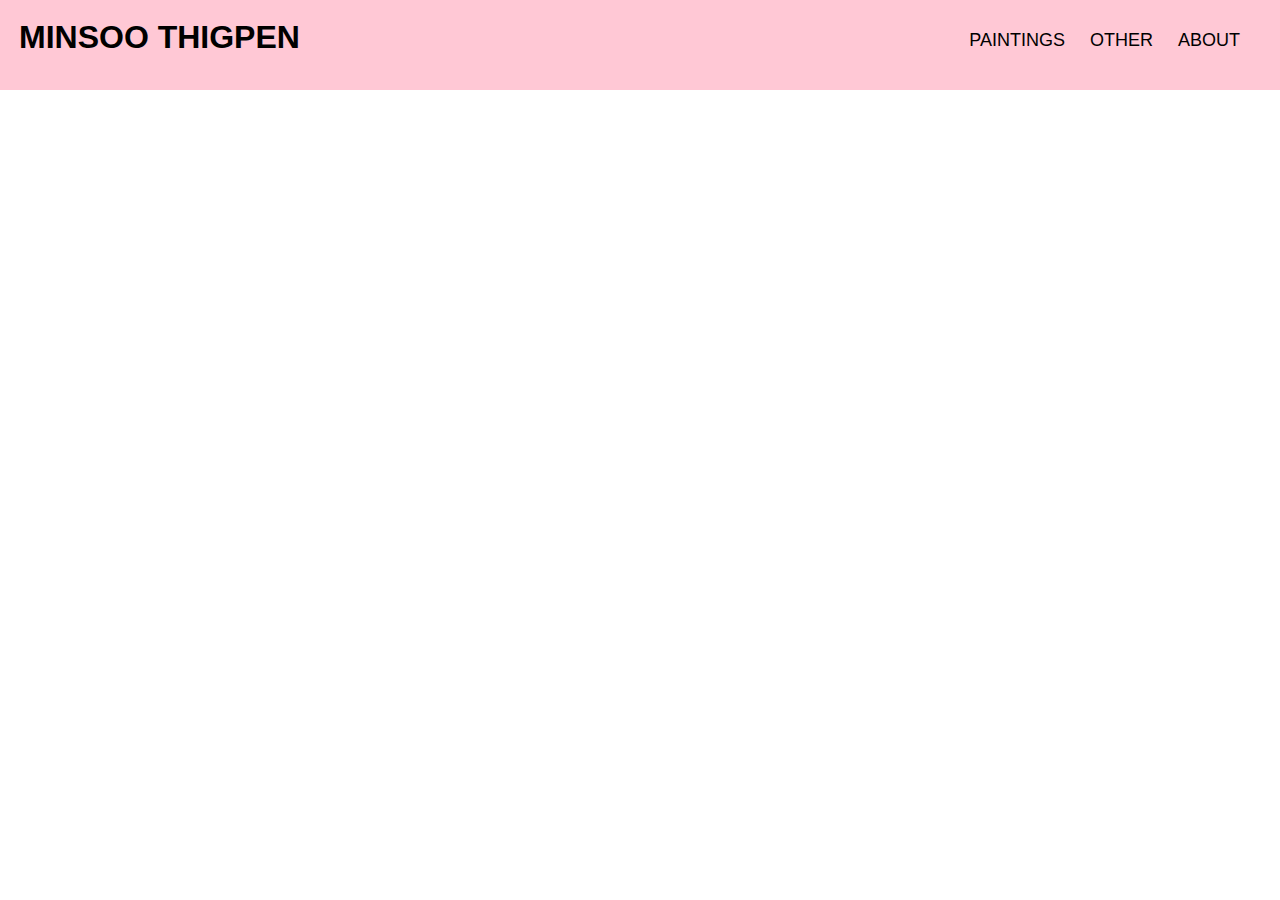
<file: Website_misc.html>
<!DOCTYPE>
<html>
	<head>
		<link type="text/css" rel="stylesheet" href="Website_css.css"/>
		<title>Minsoo Thigpen</title>
	</head>
	<body>
		<div class="nav">
			<div class="header-left">
				<a href="Website_home.html">MINSOO THIGPEN</a>
			</div>
			<div class="header-right">
				<a href="Website_paintings.html"><span class="headerlink">
					PAINTINGS
				</span></a>
				<a href="Website_misc.html"><span class="headerlink">
					OTHER
				</span></a>
				<a href="Website_home.html#about"><span class="headerlink">
					ABOUT
				</span></a>
			</div>
		</div>

		<div class="M1">
			
		</div>
		
	</body>
</html>
</file>
<file: style.css>
@font-face {
  font-family: 'Interstate';
  src: url('fonts/interstate/interstate.eot'); /* IE9 Compat Modes */
  src: url('fonts/interstate/interstate.eot?#iefix') format('embedded-opentype'), /* IE6-IE8 */
       url('fonts/interstate/interstate.woff2') format('woff2'), /* Super Modern Browsers */
       url('fonts/interstate/interstate.woff') format('woff'), /* Pretty Modern Browsers */
       url('fonts/interstate/interstate.ttf')  format('truetype'), /* Safari, Android, iOS */
       url('fonts/interstate/interstate.svg#svgFontName') format('svg'); /* Legacy iOS */
}

@font-face {
  font-family: 'Apercu';
  src: url('fonts/Apercu/apercu-webfont.eot'); /* IE9 Compat Modes */
  src: url('fonts/Apercu/apercu-webfont.eot?#iefix') format('embedded-opentype'), /* IE6-IE8 */
       url('fonts/Apercu/apercu-webfont.woff2') format('woff2'), /* Super Modern Browsers */
       url('fonts/Apercu/apercu-webfont.woff') format('woff'), /* Pretty Modern Browsers */
       url('fonts/Apercu/apercu-webfont.ttf')  format('truetype'), /* Safari, Android, iOS */
       url('fonts/Apercu/apercu-webfont.svg#svgFontName') format('svg'); /* Legacy iOS */
}

body {
	margin:0;
	min-width: 800px;
	font-size: 1.0em;
}

.headerlink:hover {
    color: white !important;
    background-color: #00C489;
}

.header-left:hover {
	color: white !important;
    background-color: #00C489;
}

a:link {
	text-decoration: none;
	color:black;
}

a:visited {
	text-decoration: none;
	color: inherit;
}

.section a:hover {
	background-color: #00C489;
}

.nav {
	position: fixed;
	min-width: 700px;
	min-height: 70.5px;
	height: 10vh;
	background-color: #ffc8d5;
	width: 100vw;
	z-index: 1;
	top: 0px;
}

.header-left {
	position: absolute;
	left: 0;
	margin: 13px;
	padding: 6px 6px 0px 6px;
	font-size: 32px;
	font-weight: bold;
	font-family: 'Interstate', futura, sans-serif;
}

.header-right{
	position: absolute;
	right:0;
	text-align: right;
	margin: 30px;
	font-family: "Apercu", sans-serif;
	font-size:18px;
}

.headerlink{
	
	padding: 10px;
}

.section {
	display: inline-block;
	height: 90vh;
	min-height: 460px;
	width: 100%;
	/*background-color: yellow;*/
	background-size: cover;
	clear: both;

	display: flex;
	justify-content: center;
	align-items: center;
}

.paintings {
	background-image: url(paintings/paintings_banner.png);
	background-position: bottom;
	margin-top: 10vh;
}

.studies {
	background-image: url(studies/studies_banner.png);
}

.other {
	background-image: url(other/IMG_7905.jpg);
}

.title {
	margin: auto;
	text-align: center;
	border: 13px solid white;
	color: white;
	padding: 40px 60px 40px 60px;
	width: auto;
	height: auto;
	position: relative;
	top: 0px;
	
	font-size: 40px;
	font-weight: bold;
	font-family: 'Interstate', sans-serif;
	z-index: auto;

	color: black;
   -webkit-text-fill-color: white; /* Will override color (regardless of order) */
   -webkit-text-stroke-width: 1px;
   -webkit-text-stroke-color: black;
}

.about {
	position: absolute;
	height: 90vh;
	min-height: 460px;
	width: 100%;
	min-width: 800px;
	background-color: #ffc8d5;

	display: flex;
	justify-content: center;
	align-items: center;
}

.description {
	display: inline-block;
	margin-top: 30px;
	line-height: 35px;
	font-size: 24px;
	font-family: 'Apercu', sans-serif;
	text-align: left;
	padding: 5px;
}
.description > b {
	font-family: 'interstate', sans-serif;
}

.circle {
	display: inline-block;
	width:200px;
	height:200px;
	border-radius:50%;
	font-size:45px;
	color:#fff;
	line-height:200px;
	text-align:center;
	vertical-align: top;
	font-family: 'Bembo', serif;
	font-style: italic;
	background:#000;
	border: 30px solid #00C489;
}

.image {
	text-align: center;
	position: relative;
}
.image img {
	min-height: 550px;
	height: 86vh;
	margin-top: 2vh;
	margin-bottom: 2vh;
}
.image.P1 {
	margin-top: 10vh;
}

.label {
	display: none;
	position: absolute;
    bottom: 2vh;
    width: 100%;
    background-color: rgba(255,255,255,0.5);
    padding: 2vh 0 2vh 0;
    font-family: 'futura', sans-serif;
    font-size: 15px;
}

.labeldescr {
	font-size: 15px;
	line-height: 20px;
}


.label:hover ,
.img:hover + .label {
	display: block;
}
</file>
<file: Website_css.css>
@font-face {
  font-family: 'MyWebFont';
  src: url('webfont.eot'); /* IE9 Compat Modes */
  src: url('webfont.eot?#iefix') format('embedded-opentype'), /* IE6-IE8 */
       url('webfont.woff2') format('woff2'), /* Super Modern Browsers */
       url('webfont.woff') format('woff'), /* Pretty Modern Browsers */
       url('webfont.ttf')  format('truetype'), /* Safari, Android, iOS */
       url('webfont.svg#svgFontName') format('svg'); /* Legacy iOS */
}

body {
	margin:0;
	min-width: 800px;
	font-size: 1.0em;
}

.headerlink:hover {
    color: white !important;
    background-color: #00C489;
}

.header-left:hover {
	color: white !important;
    background-color: #00C489;
}

a:link {
	text-decoration: none;
	color:black;
}

a:visited {
	text-decoration: none;
	color: inherit;
}

.paintings a:hover {
	background-color: #00C489;
}

.other a:hover {
	background-color: #00C489;
}


.nav {
	position: fixed;
	min-width: 700px;
	min-height: 70.5px;
	height: 10vh;
	background-color: #ffc8d5;
	width: 100vw;
	z-index: 1;
	top: 0px;
}

.header-left {
	position: absolute;
	left: 0;
	margin: 13px;
	padding: 6px 6px 0px 6px;
	font-size: 32px;
	font-weight: bold;
	font-family: 'Interstate', futura, sans-serif;
}

.header-right{
	position: absolute;
	right:0;
	text-align: right;
	margin: 30px;
	font-family: futura, sans-serif;
	font-size:18px;
}

.headerlink{
	
	padding: 10px;
}


.paintings {
	display: inline-block;
	height: 90vh;
	min-height: 460px;
	width: 100%;
	background-image: url(paintings/DSC_0990.png);
	/*background-color: yellow;*/
	background-position: top;
	background-size: cover;
	clear: both;
	margin-top: 10vh;


	display: flex;
	justify-content: center;
	align-items: center;
}

.paintings .title {
	margin: auto;
	text-align: center;
	border: 13px solid white;
	color: white;
	padding: 40px 60px 40px 60px;
	width: auto;
	height: auto;
	position: relative;
	top: 0px;
	
	font-size: 40px;
	font-weight: bold;
	font-family: 'Interstate', sans-serif;
	z-index: auto;

	color: black;
   -webkit-text-fill-color: white; /* Will override color (regardless of order) */
   -webkit-text-stroke-width: 2px;
   -webkit-text-stroke-color: black;
}

.other .title {
	margin: auto;
	text-align: center;
	border: 13px solid white;
	color: white;
	padding: 40px 60px 40px 60px;
	width: auto;
	height: auto;
	position: relative;
	top: 0px;

	font-size: 40px;
	font-family: 'Interstate', sans-serif;
	font-weight: bold;
	z-index: auto;

	color: black;
   -webkit-text-fill-color: white; /* Will override color (regardless of order) */
   -webkit-text-stroke-width: 2px;
   -webkit-text-stroke-color: black;
	
}

.other {
	display: inline-block;
	height: 90vh;
	min-height: 460px;
	width: 100%;
	background-image: url(paintings/3.jpg);
	/*background-color: blue;*/
	background-position: center;
	background-size: cover;
	clear: both;

	display: flex;
	justify-content: center;
	align-items: center;
}

.about {
	position: absolute;
	height: 90vh;
	min-height: 460px;
	width: 100%;
	min-width: 800px;
	background-color: #ffc8d5;

	display: flex;
	justify-content: center;
	align-items: center;

}

.innerabout {

}

.description {

	display: inline-block;
	margin-top: 30px;
	line-height: 35px;
	font-size: 24px;
	font-family: 'Avant Garde', sans-serif;
	text-align: left;
	padding: 5px;
}

.circle {
	display: inline-block;
	width:250px;
	height:250px;
	border-radius:50%;
	font-size:45px;
	color:#fff;
	line-height:250px;
	text-align:center;
	vertical-align: top;
	font-family: 'Bembo', serif;
	font-style: italic;
	background:#000;
	border: 30px solid #00C489;
}

.image {
	text-align: center;
}
.image img {
	min-height: 550px;
	height: 86vh;
	margin-top: 2vh;
	margin-bottom: 2vh;
}
.image.P1 {
	margin-top: 10vh;
}
</file>
